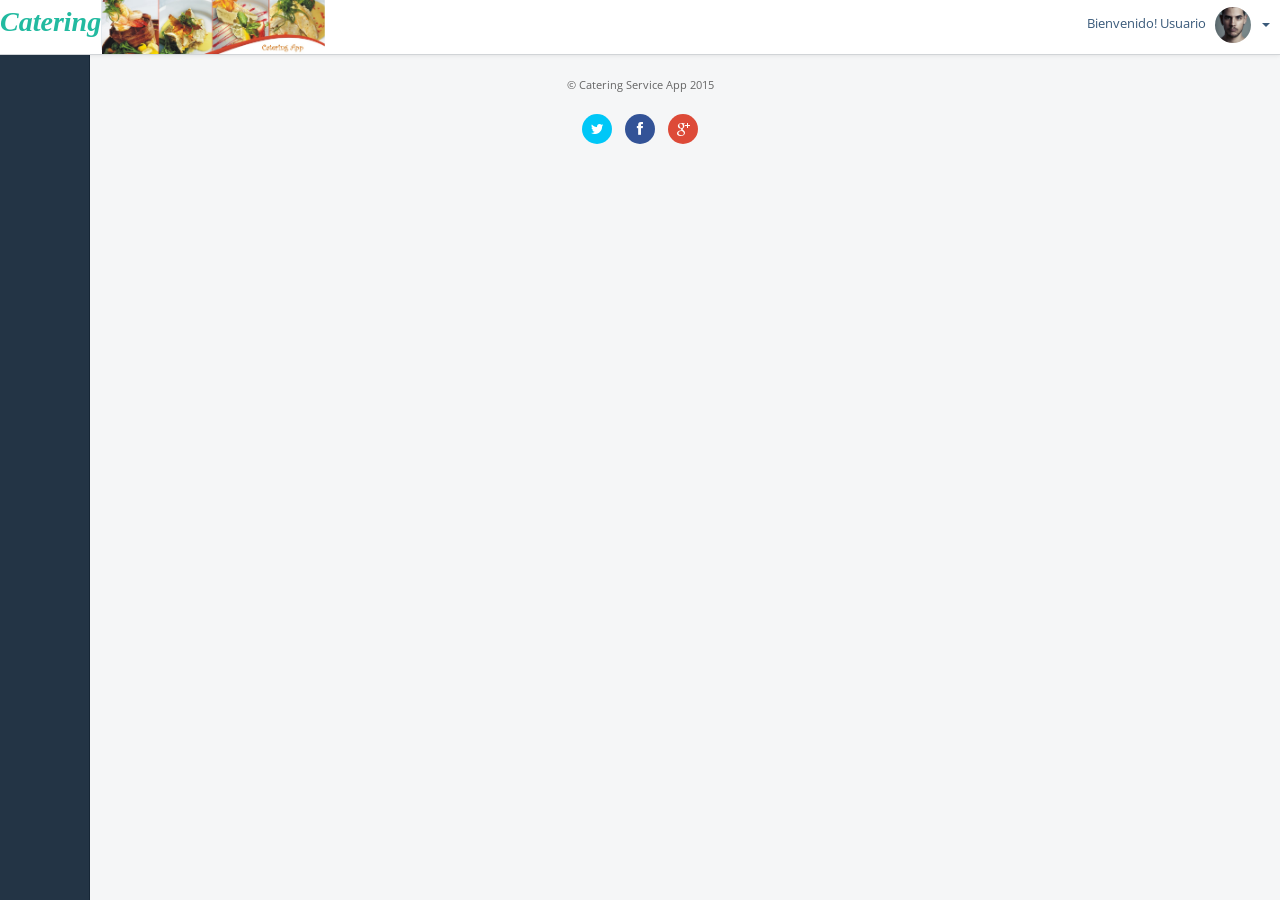
<file: index.html>
<!DOCTYPE html>
<html lang="en" xmlns:ng="http://angularjs.org" class="ng-app:PrototipoProgium" id="ng-app" ng-app="PrototipoProgium">

<head>
    <meta charset="utf-8">
    <title>Catering App</title>
    
    <!--Template-->
    <meta name="description" content="mobile first, app, web app, responsive, admin dashboard, flat, flat ui">
    <meta name="viewport" content="width=device-width, initial-scale=1, maximum-scale=1"> 
    <link rel="stylesheet" href="resources/first/src/css/bootstrap.css">
    <link rel="stylesheet" href="resources/first/src/css/font-awesome.min.css">
    <link rel="stylesheet" href="resources/first/src/js/select2/select2.css">
    <link rel="stylesheet" href="resources/first/src/css/plugin.css">
    <link rel="stylesheet" href="resources/first/src/css/font.css">
    <link rel="stylesheet" href="resources/first/src/css/style.css">

    <!--Template scripts-->
    <!--Jquery-->
    <script src="resources/first/src/js/jquery.min.js"></script>
    <!-- Bootstrap -->
    <script src="resources/first/src/js/bootstrap.js"></script>
    <!-- app -->
    <script src="resources/first/src/js/app.js"></script>
    <script src="resources/first/src/js/app.plugin.js"></script>
    <script src="resources/first/src/js/app.data.js"></script>
    <!-- fuelux -->
    <script src="resources/first/src/js/fuelux/fuelux.js"></script>
    <!-- datepicker -->
    <script src="resources/first/src/js/datepicker/bootstrap-datepicker.js"></script>
    <!-- slider -->
    <script src="resources/first/src/js/slider/bootstrap-slider.js"></script>
    <!-- file input -->
    <script src="resources/first/src/js/file-input/bootstrap.file-input.js"></script>
    <!-- combodate -->
    <script src="resources/first/src/js/combodate/moment.min.js"></script>
    <script src="resources/first/src/js/combodate/combodate.js"></script>
    <!-- parsley -->
    <script src="resources/first/src/js/parsley/parsley.min.js"></script>
    <!-- select2 -->
    <script src="resources/first/src/js/select2/select2.min.js"></script>

    <!--Angular-->
    <script src="resources/js/lib/angular/1.3.9/angular.js"></script>
    <script src="resources/js/lib/angular/1.3.9/angular-route.js"></script>

    <!--Aplicacion-->
    <script src="resources/js/app.js"></script>
    <script src="resources/js/services.js"></script>

    <!--Controladores-->
    <script src="modulos/seguridad/iniciar-sesion-controller.js"></script>
    <script src="modulos/seguridad/usuario-registrar-controller.js"></script>
    <script src="modulos/catering/catering-registrar-controller.js"></script>
    <script src="modulos/catering/catering-buscar-controller.js"></script>
    <script src="modulos/cotizacion/cotizacion-registrar-controller.js"></script>
    <script src="modulos/producto/producto-registrar-controller.js"></script>
</head>

<body ng-controller="MainController">
        <!-- header -->
        <header id="header" class="navbar" ng-hide="esconderHeader">
            <ul class="nav navbar-nav navbar-avatar pull-right">
                <li class="dropdown">
                    <a href="" class="dropdown-toggle" data-toggle="dropdown">
                        <span class="hidden-xs-only">Bienvenido! Usuario</span>
                        <span class="thumb-small avatar inline"><img src="resources/first/src/images/avatar.jpg" alt="Mika Sokeil" class="img-circle"></span>
                        <b class="caret hidden-xs-only"></b>
                    </a>
                    <ul class="dropdown-menu">
                        <li><a href="">Configuración</a></li>
                        <li><a href="">Perfil</a></li>
                        <li><a href=""><span class="badge bg-danger pull-right">3</span>Notificaciones</a></li>
                        <li class="divider"></li>
                        <li><a href="docs.html">Ayuda</a></li>
                        <li><a href="#/iniciar-sesion">Salir</a></li>
                    </ul>
                </li>
            </ul>
            <a class="navbar-brand" href="">Catering</a>
            <button type="button" class="btn btn-link pull-left nav-toggle visible-xs" data-toggle="class:slide-nav slide-nav-left" data-target="body">
                <i class="fa fa-bars fa-lg text-default"></i>
            </button>
            <img src="resources/first/src/images/banner2.jpg" alt="Catering" class="imgbanner" >
            <!--Settings / Post / Notifications-->
            <!--<ul class="nav navbar-nav hidden-xs">-->
            <!--    <li>-->
            <!--        <div class="m-t m-b-small" id="panel-notifications">-->
            <!--            <a href="" class="dropdown-toggle" data-toggle="dropdown"><i class="fa fa-comment-o fa-fw fa-lg text-default"></i><b class="badge badge-notes bg-danger count-n">2</b></a>-->
            <!--            <section class="dropdown-menu m-l-small m-t-mini">-->
            <!--                <section class="panel panel-large arrow arrow-top">-->
            <!--                    <header class="panel-heading bg-white"><span class="h5"><strong>You have <span class="count-n">2</span> notifications</strong>-->
            <!--                        </span>-->
            <!--                    </header>-->
            <!--                    <div class="list-group">-->
            <!--                        <a href="" class="media list-group-item">-->
            <!--                            <span class="pull-left thumb-small"><img src="resources/first/src/images/avatar.jpg" alt="John said" class="img-circle"></span>-->
            <!--                            <span class="media-body block m-b-none">-->
            <!--                Moved to Bootstrap 3.0<br>-->
            <!--                <small class="text-muted">23 June 13</small>-->
            <!--              </span>-->
            <!--                        </a>-->
            <!--                        <a href="" class="media list-group-item">-->
            <!--                            <span class="media-body block m-b-none">-->
            <!--                first v.1 (Bootstrap 2.3 based) released<br>-->
            <!--                <small class="text-muted">19 June 13</small>-->
            <!--              </span>-->
            <!--                        </a>-->
            <!--                    </div>-->
            <!--                    <footer class="panel-footer text-small">-->
            <!--                        <a href="" class="pull-right"><i class="fa fa-cog"></i></a>-->
            <!--                        <a href="">See all the notifications</a>-->
            <!--                    </footer>-->
            <!--                </section>-->
            <!--            </section>-->
            <!--        </div>-->
            <!--    </li>-->
            <!--    <li>-->
            <!--        <div class="m-t-small"><a class="btn btn-sm btn-info" data-toggle="modal" href="#modal"><i class="fa fa-fw fa-plus"></i> POST</a></div>-->
            <!--    </li>-->
            <!--    <li class="dropdown shift" data-toggle="shift:appendTo" data-target=".nav-primary .nav">-->
            <!--        <a href="" class="dropdown-toggle" data-toggle="dropdown"><i class="fa fa-cog fa-lg visible-xs visible-xs-inline"></i>Settings <b class="caret hidden-sm-only"></b></a>-->
            <!--        <ul class="dropdown-menu">-->
            <!--            <li>-->
            <!--                <a href="" data-toggle="class:navbar-fixed" data-target='body'>Navbar -->
            <!--          <span class="text-active">auto</span>-->
            <!--          <span class="text">fixed</span>-->
            <!--        </a>-->
            <!--            </li>-->
            <!--            <li class="hidden-xs">-->
            <!--                <a href="" data-toggle="class:nav-vertical" data-target="#nav">Nav -->
            <!--          <span class="text-active">vertical</span>-->
            <!--          <span class="text">horizontal</span>-->
            <!--        </a>-->
            <!--            </li>-->
            <!--            <li class="divider hidden-xs"></li>-->
            <!--            <li class="dropdown-header">Colors</li>-->
            <!--            <li>-->
            <!--                <a href="" data-toggle="class:bg bg-black" data-target='.navbar'>Navbar -->
            <!--          <span class="text-active">white</span>-->
            <!--          <span class="text">inverse</span>-->
            <!--        </a>-->
            <!--            </li>-->
            <!--            <li>-->
            <!--                <a href="" data-toggle="class:bg-light" data-target='#nav'>Nav -->
            <!--          <span class="text-active">inverse</span>-->
            <!--          <span class="text">light</span>-->
            <!--        </a>-->
            <!--            </li>-->
            <!--        </ul>-->
            <!--    </li>-->
            <!--</ul>-->
            <!--Buscar-->
            <!--<form class="navbar-form pull-left shift" action="" data-toggle="shift:appendTo" data-target=".nav-primary">-->
            <!--    <i class="fa fa-search text-muted"></i>-->
            <!--    <input type="text" class="input-sm form-control" placeholder="Search">-->
            <!--</form>-->
        </header>
        <!-- / header -->

        <!-- nav -->
        <!-- Cargar el menu segun el tipo de usuario -->
        <nav id="nav" class="nav-primary hidden-xs nav-vertical" ng-hide="esconderMenu" ng-if="esAdministrador" ng-include="'modulos/compartido/menu-administrador.html'"></nav>
        <nav id="nav" class="nav-primary hidden-xs nav-vertical" ng-hide="esconderMenu" ng-if="!esAdministrador" ng-include="'modulos/compartido/menu-cliente.html'"></nav>
        <!-- / nav -->

        <!-- content -->
        <section id="content" ng-view> 
        
        </section>
        <!-- content -->

        <!-- footer -->
        <footer id="footer">
            <div class="text-center padder clearfix">
                <p>
                    <small>&copy; Catering Service App 2015</small>
                    <br>
                    <br>
                    <a href="" class="btn btn-xs btn-circle btn-twitter"><i class="fa fa-twitter"></i></a>
                    <a href="" class="btn btn-xs btn-circle btn-facebook"><i class="fa fa-facebook"></i></a>
                    <a href="" class="btn btn-xs btn-circle btn-gplus"><i class="fa fa-google-plus"></i></a>
                </p>
            </div>
        </footer>
        <!-- / footer -->
</body>

</html>
</file>
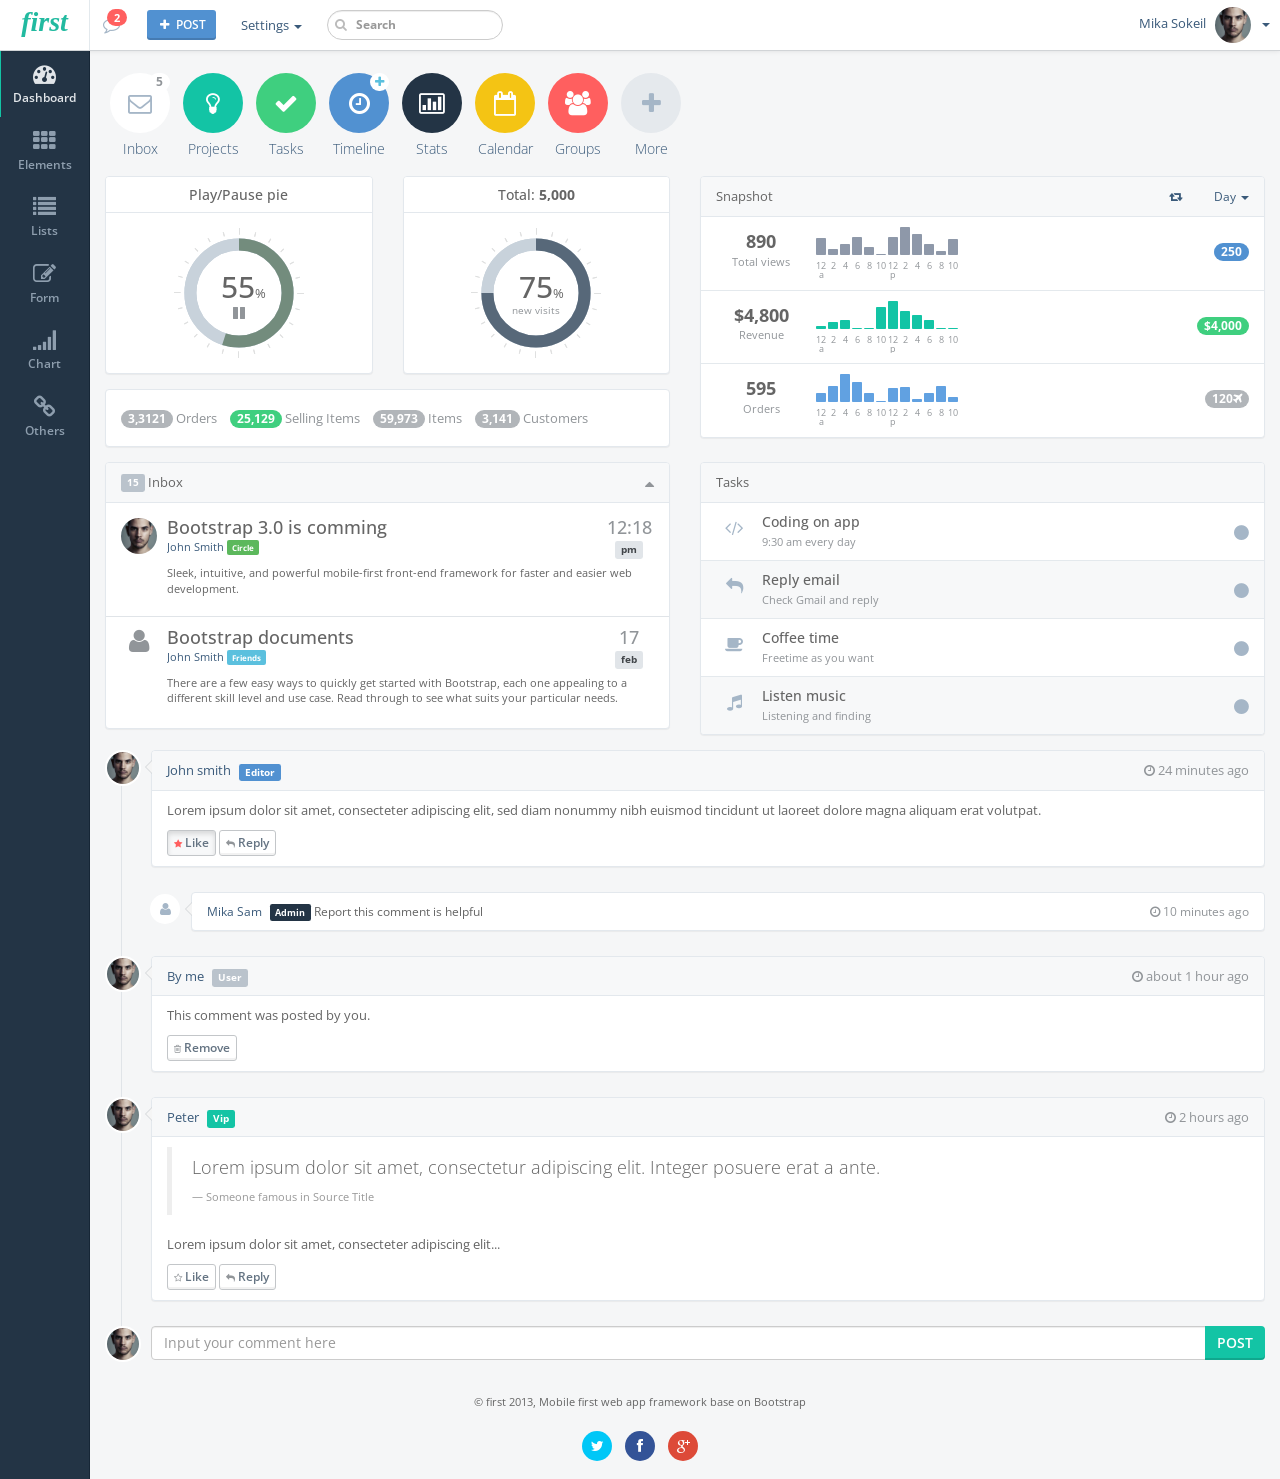
<file: resources/first/src/index.html>
<!DOCTYPE html>
<html lang="en">
<head>
  <meta charset="utf-8">
  <title>Mobile first web app theme | first</title>
  <meta name="description" content="mobile first, app, web app, responsive, admin dashboard, flat, flat ui">
	<meta name="viewport" content="width=device-width, initial-scale=1, maximum-scale=1">	
	<link rel="stylesheet" href="css/bootstrap.css">
  <link rel="stylesheet" href="css/font-awesome.min.css">
  <link rel="stylesheet" href="css/font.css">
	<link rel="stylesheet" href="css/style.css">
  <link rel="stylesheet" href="css/plugin.css">
  <!--[if lt IE 9]>
    <script src="js/ie/respond.min.js"></script>
    <script src="js/ie/html5.js"></script>
    <script src="js/ie/excanvas.js"></script>
  <![endif]-->
</head>
<body>
  <!-- header -->
	<header id="header" class="navbar">
    <ul class="nav navbar-nav navbar-avatar pull-right">
      <li class="dropdown">
        <a href="#" class="dropdown-toggle" data-toggle="dropdown">            
          <span class="hidden-xs-only">Mika Sokeil</span>
          <span class="thumb-small avatar inline"><img src="images/avatar.jpg" alt="Mika Sokeil" class="img-circle"></span>
          <b class="caret hidden-xs-only"></b>
        </a>
        <ul class="dropdown-menu">
          <li><a href="#">Settings</a></li>
          <li><a href="#">Profile</a></li>
          <li><a href="#"><span class="badge bg-danger pull-right">3</span>Notifications</a></li>
          <li class="divider"></li>
          <li><a href="docs.html">Help</a></li>
          <li><a href="signin.html">Logout</a></li>
        </ul>
      </li>
    </ul>
    <a class="navbar-brand" href="#">first</a>
    <button type="button" class="btn btn-link pull-left nav-toggle visible-xs" data-toggle="class:slide-nav slide-nav-left" data-target="body">
      <i class="fa fa-bars fa-lg text-default"></i>
    </button>
    <ul class="nav navbar-nav hidden-xs">
      <li>
        <div class="m-t m-b-small" id="panel-notifications">
          <a href="#" class="dropdown-toggle" data-toggle="dropdown"><i class="fa fa-comment-o fa-fw fa-lg text-default"></i><b class="badge badge-notes bg-danger count-n">2</b></a>
          <section class="dropdown-menu m-l-small m-t-mini">
            <section class="panel panel-large arrow arrow-top">
              <header class="panel-heading bg-white"><span class="h5"><strong>You have <span class="count-n">2</span> notifications</strong></span></header>
              <div class="list-group">
                <a href="#" class="media list-group-item">
                  <span class="pull-left thumb-small"><img src="images/avatar.jpg" alt="John said" class="img-circle"></span>
                  <span class="media-body block m-b-none">
                    Moved to Bootstrap 3.0<br>
                    <small class="text-muted">23 June 13</small>
                  </span>
                </a>
                <a href="#" class="media list-group-item">
                  <span class="media-body block m-b-none">
                    first v.1 (Bootstrap 2.3 based) released<br>
                    <small class="text-muted">19 June 13</small>
                  </span>
                </a>
              </div>
              <footer class="panel-footer text-small">
                <a href="#" class="pull-right"><i class="fa fa-cog"></i></a>
                <a href="#">See all the notifications</a>
              </footer>
            </section>
          </section>
        </div>
      </li>
      <li><div class="m-t-small"><a class="btn btn-sm btn-info" data-toggle="modal" href="#modal"><i class="fa fa-fw fa-plus"></i> POST</a></div></li>
      <li class="dropdown shift" data-toggle="shift:appendTo" data-target=".nav-primary .nav">
        <a href="#" class="dropdown-toggle" data-toggle="dropdown"><i class="fa fa-cog fa-lg visible-xs visible-xs-inline"></i>Settings <b class="caret hidden-sm-only"></b></a>
        <ul class="dropdown-menu">
          <li>
            <a href="#" data-toggle="class:navbar-fixed" data-target='body'>Navbar 
              <span class="text-active">auto</span>
              <span class="text">fixed</span>
            </a>
          </li>
          <li class="hidden-xs">
            <a href="#" data-toggle="class:nav-vertical" data-target="#nav">Nav 
              <span class="text-active">vertical</span>
              <span class="text">horizontal</span>
            </a>
          </li>
          <li class="divider hidden-xs"></li>
          <li class="dropdown-header">Colors</li>
          <li>
            <a href="#" data-toggle="class:bg bg-black" data-target='.navbar'>Navbar 
              <span class="text-active">white</span>
              <span class="text">inverse</span>
            </a>
          </li>
          <li>
            <a href="#" data-toggle="class:bg-light" data-target='#nav'>Nav 
              <span class="text-active">inverse</span>
              <span class="text">light</span>
            </a>
          </li>
        </ul>
      </li>
    </ul>
    <form class="navbar-form pull-left shift" action="" data-toggle="shift:appendTo" data-target=".nav-primary">
      <i class="fa fa-search text-muted"></i>
      <input type="text" class="input-sm form-control" placeholder="Search">
    </form>
	</header>
  <!-- / header -->
  <!-- nav -->
  <nav id="nav" class="nav-primary hidden-xs nav-vertical">
    <ul class="nav" data-spy="affix" data-offset-top="50">
      <li class="active"><a href="index.html"><i class="fa fa-dashboard fa-lg"></i><span>Dashboard</span></a></li>
      <li class="dropdown-submenu">
        <a href="#"><i class="fa fa-th fa-lg"></i><span>Elements</span></a>
        <ul class="dropdown-menu">
          <li><a href="buttons.html">Buttons</a></li>
          <li><a href="icons.html"><b class="badge pull-right">302</b>Icons</a></li>            
          <li><a href="grid.html">Grid</a></li>
          <li><a href="widgets.html"><b class="badge bg-primary pull-right">8</b>Widgets</a></li>
          <li><a href="components.html"><b class="badge pull-right">18</b>Components</a></li>
          <li><a href="portlet.html">Portlet</a></li>
        </ul>
      </li>
      <li class="dropdown-submenu">
        <a href="#"><i class="fa fa-list fa-lg"></i><span>Lists</span></a>
        <ul class="dropdown-menu">
          <li><a href="list.html">List groups</a></li>
          <li><a href="table.html">Table</a></li>
        </ul>
      </li>
      <li><a href="form.html"><i class="fa fa-edit fa-lg"></i><span>Form</span></a></li>
      <li><a href="chart.html"><i class="fa fa-signal fa-lg"></i><span>Chart</span></a></li>
      <li class="dropdown-submenu">
        <a href="#"><i class="fa fa-link fa-lg"></i><span>Others</span></a>
        <ul class="dropdown-menu">
          <li><a href="mail.html">Mail</a></li>
          <li><a href="calendar.html">Fullcalendar</a></li>
          <li><a href="timeline.html">Timeline</a></li>
          <li><a href="profile.html">Profile</a></li>
          <li><a href="gallery.html">Gallery</a></li>
          <li><a href="maps.html">Maps</a></li>
          <li><a href="invoice.html">Invoice</a></li>
          <li><a href="signin.html">Signin page</a></li>
          <li><a href="signup.html">Signup page</a></li>
          <li><a href="404.html">404 page</a></li>
        </ul>
      </li>
    </ul>
  </nav>
  <!-- / nav -->
  <section id="content">
    <section class="main padder">
      <div class="row">
        <div class="col-lg-12">
          <section class="toolbar clearfix m-t-large m-b">
            <a href="mail.html" class="btn btn-white btn-circle"><i class="fa fa-envelope-o"></i>Inbox <b class="badge bg-white">5</b></a>
            <a href="#" class="btn btn-primary btn-circle active"><i class="fa fa-lightbulb-o"></i>Projects</a>
            <a href="#" class="btn btn-success btn-circle"><i class="fa fa-check"></i>Tasks</a>
            <a href="#" class="btn btn-info btn-circle active"><i class="fa fa-clock-o"></i>Timeline<b class="badge bg-info"><i class="fa fa-plus"></i></b></a>
            <a href="#" class="btn btn-inverse btn-circle"><i class="fa fa-bar-chart-o"></i>Stats</a>
            <a href="calendar.html" class="btn btn-warning btn-circle"><i class="fa fa-calendar-o"></i>Calendar</a>
            <a href="#" class="btn btn-danger btn-circle"><i class="fa fa-group"></i>Groups</a>
            <a href="#" class="btn btn-circle"><i class="fa fa-plus"></i>More</a>
          </section>
        </div>
        <div class="col-lg-6">
          <div class="row">
            <!-- easypiechart -->
            <div class="col-xs-6">              
              <section class="panel">
                <header class="panel-heading bg-white">
                  <div class="text-center h5">Play/Pause pie</div>
                </header>
                <div class="panel-body pull-in text-center">
                  <div class="inline">
                    <div class="easypiechart" data-percent="55" data-loop="true">
                      <span class="h2" style="margin-left:10px;margin-top:10px;display:inline-block">55</span>%
                      <div class="easypie-text"><button class="btn btn-link m-t-n-small" data-toggle="class:pie"><i class="fa fa-play text-active text-muted"></i><i class="fa fa-pause text text-muted"></i></button></div>
                    </div>
                  </div>
                </div>
              </section>
            </div>
            <div class="col-xs-6">
              <section class="panel">
                <header class="panel-heading bg-white">
                  <div class="text-center h5">Total: <strong>5,000</strong></div>
                </header>
                <div class="panel-body pull-in text-center">
                  <div class="inline">
                    <div class="easypiechart" data-percent="75" data-bar-color="#576879">
                      <span class="h2" style="margin-left:10px;margin-top:10px;display:inline-block">75</span>%
                      <div class="easypie-text text-muted">new visits</div>
                    </div>
                  </div>
                </div>
              </section>
            </div>
            <!-- easypiechart end-->
          </div>
          <section class="panel">
            <div class="panel-body text-muted l-h-2x">
              <span class="badge">3,3121</span>
              <span class="m-r-small">Orders</span>
              <span class="badge bg-success">25,129</span>
              <span class="m-r-small">Selling Items</span>
              <span class="badge">59,973</span>
              <span class="m-r-small">Items</span>
              <span class="badge">3,141</span> Customers
            </div>
          </section>
        </div>
        <div class="col-lg-6">
          <!-- sparkline stats -->
          <section class="panel">
            <header class="panel-heading">
              <ul class="nav nav-pills pull-right">
                <li><a href="#" data-loading-text="loading..."><i class="fa fa-retweet"></i></a></li>
                <li class="dropdown">
                  <a class="dropdown-toggle" data-toggle="dropdown" href="#">
                    <span class="text">Day</span> <span class="caret"></span>
                  </a>
                  <ul class="dropdown-menu pull-right">
                    <li class="active"><a href="#">Day</a></li>
                    <li><a href="#">Week</a></li>
                    <li><a href="#">Month</a></li>
                  </ul>
                </li>
              </ul>
              <span>Snapshot</span>
            </header>
            <ul class="list-group">
              <li class="list-group-item">
                <div class="media">
                  <div class="pull-left text-center media-large">
                    <div class="h4 m-t-mini"><strong>890</strong></div>
                    <small class="text-muted">Total views</small>              
                  </div>
                  <div class="pull-right hidden-sm text-right m-t">
                    <b class="badge bg-info" data-toggle="tooltip" data-title="New">250</b>
                  </div>
                  <div class="media-body">
                    <div class="sparkline" data-type="bar" data-bar-color="#8e98a9" data-bar-width="10" data-height="28"><!--20,10,15,21,12,5,21,30,24,15,8,19--></div>
                    <ul class="list-inline text-muted axis"><li>12<br>a</li><li>2</li><li>4</li><li>6</li><li>8</li><li>10</li><li>12<br>p</li><li>2</li><li>4</li><li>6</li><li>8</li><li>10</li></ul>
                  </div>
                </div>
              </li>
              <li class="list-group-item">
                <div class="media">
                  <div class="pull-left text-center media-large">
                    <div class="h4 m-t-mini"><strong>$4,800</strong></div>
                    <small class="text-muted">Revenue</small>
                  </div>
                  <div class="pull-right hidden-sm text-right m-t">
                    <b class="badge bg-success" data-toggle="tooltip" data-title="Captured">$4,000</b>
                  </div>
                  <div class="media-body">
                    <div class="sparkline" data-type="bar" data-bar-color="#13c4a5" data-bar-width="10" data-height="28"><!--200,400,500,100,90,1200,1500,1000,800,500,80,50--></div>
                    <ul class="list-inline text-muted axis"><li>12<br>a</li><li>2</li><li>4</li><li>6</li><li>8</li><li>10</li><li>12<br>p</li><li>2</li><li>4</li><li>6</li><li>8</li><li>10</li></ul>
                  </div>
                </div>
              </li>
              <li class="list-group-item">
                <div class="media">
                  <div class="pull-left text-center media-large">
                    <div class="h4 m-t-mini"><strong>595</strong></div>
                    <small class="text-muted">Orders</small>
                  </div>
                  <div class="pull-right hidden-sm text-right m-t">
                    <b class="badge" data-toggle="tooltip" data-title="Awaiting">120<i class="fa fa-plane"></i></b>
                  </div>
                  <div class="media-body">
                    <div class="sparkline" data-type="bar" data-bar-color="#61a1e1" data-bar-width="10" data-height="28"><!--15,21,30,24,15,8,19,20,10,15,21,12--></div>
                    <ul class="list-inline text-muted axis"><li>12<br>a</li><li>2</li><li>4</li><li>6</li><li>8</li><li>10</li><li>12<br>p</li><li>2</li><li>4</li><li>6</li><li>8</li><li>10</li></ul>
                  </div>
                </div>
              </li>
            </ul>
          </section>
          <!-- sparkline stats end -->
        </div>        
      </div>
      <div class="row">
        <div class="col-lg-6">
          <!-- scrollable inbox widget -->
          <section class="panel">
            <header class="panel-heading">
              <ul class="nav nav-pills pull-right">
                <li>
                  <a href="#" class="panel-toggle text-muted"><i class="fa fa-caret-down fa-lg text-active"></i><i class="fa fa-caret-up fa-lg text"></i></a>
                </li>
              </ul>
              <span class="label label-large bg-default">15</span> Inbox
            </header>
            <section style="height:210px" class="panel-body scrollbar scroll-y m-b">
              <article class="media">
                <span class="pull-left thumb-small"><img src="images/avatar.jpg" alt="John said" class="img-circle"></span>
                <div class="media-body">
                  <div class="pull-right media-mini text-center text-muted">
                    <strong class="h4">12:18</strong><br>
                    <small class="label bg-light">pm</small>
                  </div>
                  <a href="#" class="h4">Bootstrap 3.0 is comming</a>
                  <small class="block"><a href="#" class="">John Smith</a> <span class="label label-success">Circle</span></small>
                  <small class="block">Sleek, intuitive, and powerful mobile-first front-end framework for faster and easier web development.</small>
                </div>
              </article>
              <div class="line pull-in"></div>
              <article class="media">
                <span class="pull-left thumb-small"><i class="fa fa-user fa fa-2x text-muted"></i></span>                
                <div class="media-body">
                  <div class="pull-right media-mini text-center text-muted">
                    <strong class="h4">17</strong><br>
                    <small class="label bg-light">feb</small>
                  </div>
                  <a href="#" class="h4">Bootstrap documents</a>
                  <small class="block"><a href="#" class="">John Smith</a> <span class="label label-info">Friends</span></small>
                  <small class="block">There are a few easy ways to quickly get started with Bootstrap, each one appealing to a different skill level and use case. Read through to see what suits your particular needs.</small>
                </div>
              </article>
              <div class="line pull-in"></div>
              <article class="media">
                <div class="media-body">
                  <div class="pull-right media-mini text-center text-muted">
                    <strong class="h4">09</strong><br>
                    <small class="label bg-light">jan</small>
                  </div>
                  <a href="#" class="h4 text-success">Mobile first html/css framework</a>
                  <small class="block">Bootstrap, Ratchet</small>
                </div>
              </article>
            </section>
          </section>
          <!-- / scrollable inbox widget-->
        </div>
        <div class="col-lg-6">
          <!-- task -->
          <section class="panel">
            <header class="panel-heading">
              Tasks
            </header>
            <ul class="list-group">
              <li class="list-group-item" data-toggle="class:active" data-target="#todo-1">
                <div class="media">
                  <span class="pull-left thumb-small m-t-mini">
                    <i class="fa fa-code fa-lg text-default"></i>
                  </span>
                  <div id="todo-1" class="pull-right text-primary m-t-small">
                    <i class="fa fa-circle fa-lg text text-default"></i>
                    <i class="fa fa-check fa-lg text-active text-primary"></i>
                  </div>
                  <div class="media-body">
                    <div><a href="#" class="h5">Coding on app</a></div>
                    <small class="text-muted">9:30 am every day</small>
                  </div>
                </div>
              </li>
              <li class="list-group-item bg" data-toggle="class:active" data-target="#todo-2">
                <div class="media">
                  <span class="pull-left thumb-small m-t-mini">
                    <i class="fa fa-reply fa-lg text-default"></i>
                  </span>
                  <div id="todo-2" class="pull-right text-primary m-t-small">
                    <i class="fa fa-circle fa-lg text text-default"></i>
                    <i class="fa fa-check fa-lg text-active text-primary"></i>
                  </div>
                  <div class="media-body">
                    <div><a href="#" class="h5">Reply email</a></div>
                    <small class="text-muted">Check Gmail and reply</small>
                  </div>
                </div>
              </li>
              <li class="list-group-item" data-toggle="class:active" data-target="#todo-3">
                <div class="media">
                  <span class="pull-left thumb-small m-t-mini">
                    <i class="fa fa-coffee fa-lg text-default"></i>
                  </span>
                  <div id="todo-3" class="pull-right text-primary m-t-small">
                    <i class="fa fa-circle fa-lg text text-default"></i>
                    <i class="fa fa-check fa-lg text-active text-primary"></i>
                  </div>
                  <div class="media-body">
                    <div><a href="#" class="h5">Coffee time</a></div>
                    <small class="text-muted">Freetime as you want</small>
                  </div>
                </div>
              </li>
              <li class="list-group-item bg" data-toggle="class:active" data-target="#todo-4">
                <div class="media">
                  <span class="pull-left thumb-small m-t-mini">
                    <i class="fa fa-music fa-lg text-default"></i>
                  </span>
                  <div id="todo-4" class="pull-right text-primary m-t-small">
                    <i class="fa fa-circle fa-lg text text-default"></i>
                    <i class="fa fa-check fa-lg text-active text-primary"></i>
                  </div>
                  <div class="media-body">
                    <div><a href="#" class="h5">Listen music</a></div>
                    <small class="text-muted">Listening and finding</small>
                  </div>
                </div>
              </li>
            </ul>
          </section>
          <!-- / task-->
        </div>
      </div>
      <div class="row">
        <div class="col-lg-12">
          <!-- .comment-list -->
          <section class="comment-list block">
            <article id="comment-id-1" class="comment-item media arrow arrow-left">
              <a class="pull-left thumb-small avatar"><img src="images/avatar.jpg" class="img-circle"></a>
              <section class="media-body panel">
                <header class="panel-heading clearfix">
                  <a href="#">John smith</a>
                  <label class="label bg-info m-l-mini">Editor</label> 
                  <span class="text-muted m-l-small pull-right"><i class="fa fa-clock-o"></i> 24 minutes ago</span>
                </header>
                <div class="panel-body">
                  <div>Lorem ipsum dolor sit amet, consecteter adipiscing elit, sed diam nonummy nibh euismod tincidunt ut laoreet dolore magna aliquam erat volutpat.</div>
                  <div class="comment-action m-t-small">
                    <a href="#" data-toggle="class" class="btn btn-white btn-xs active">
                      <i class="fa fa-star-o text-muted text"></i><i class="fa fa-star text-danger text-active"></i> Like
                    </a>
                    <a href="#comment-form" class="btn btn-white btn-xs"><i class="fa fa-mail-reply text-muted"></i> Reply</a>
                  </div>
                </div>
              </section>
            </article>
            <!-- .comment-reply -->
            <article id="comment-id-2" class="comment-item comment-reply media arrow arrow-left">
              <a class="pull-left thumb-small"><span class="btn btn-circle btn-white btn-xs"><i class="fa fa-user"></i></span></a>
              <section class="media-body panel text-small">
                <div class="panel-body">
                  <a href="#">Mika Sam</a>
                  <label class="label bg-inverse m-l-mini">Admin</label> Report this comment is helpful 
                  <span class="text-muted m-l-small pull-right"><i class="fa fa-clock-o"></i> 10 minutes ago</span>
                </div>
              </section>
            </article>
            <!-- / .comment-reply -->
            <article id="comment-id-3" class="comment-item media arrow arrow-left">
              <a class="pull-left thumb-small avatar"><img src="images/avatar.jpg" class="img-circle"></a>
              <section class="media-body panel">
                <header class="panel-heading clearfix">
                  <a href="#">By me</a>
                  <label class="label bg-default m-l-mini">User</label> 
                  <span class="text-muted m-l-small pull-right">
                    <i class="fa fa-clock-o"></i> about 1 hour ago
                  </span>
                </header>
                <div class="panel-body">
                  <div>This comment was posted by you.</div>
                  <div class="comment-action m-t-small">
                    <a href="#comment-id-3" data-dismiss="alert" class="btn btn-white btn-xs">
                      <i class="fa fa-trash-o text-muted"></i> Remove
                    </a>
                  </div>
                </div>
              </section>
            </article>
            <article id="comment-id-4" class="comment-item media arrow arrow-left">
              <a class="pull-left thumb-small avatar"><img src="images/avatar.jpg" class="img-circle"></a>
              <section class="media-body panel">
                <header class="panel-heading clearfix">
                  <a href="#">Peter</a>
                  <label class="label bg-primary m-l-mini">Vip</label> 
                  <span class="text-muted m-l-small pull-right"><i class="fa fa-clock-o"></i> 2 hours ago</span>
                </header>
                <div class="panel-body">
                  <blockquote>
                    <p>Lorem ipsum dolor sit amet, consectetur adipiscing elit. Integer posuere erat a ante.</p>
                    <small>Someone famous in <cite title="Source Title">Source Title</cite></small>
                  </blockquote>
                  <div>Lorem ipsum dolor sit amet, consecteter adipiscing elit...</div>
                  <div class="comment-action m-t-small">
                    <a href="#" data-toggle="class" class="btn btn-white btn-xs">
                      <i class="fa fa-star-o text-muted text"></i>
                      <i class="fa fa-star text-danger text-active"></i> Like
                    </a>
                    <a href="#comment-form" class="btn btn-white btn-xs">
                      <i class="fa fa-mail-reply text-muted"></i> Reply
                    </a>
                  </div>
                </div>
              </section>
            </article>
            <!-- comment form -->
            <article class="comment-item media" id="comment-form">
              <a class="pull-left thumb-small avatar"><img src="images/avatar.jpg" class="img-circle"></a>
              <section class="media-body">
                <form action="" class="m-b-none">
                  <div class="input-group">
                    <input type="text" placeholder="Input your comment here" class="form-control">
                    <span class="input-group-btn">
                      <button class="btn btn-primary" type="button">POST</button>
                    </span>
                  </div>
                </form>
              </section>
            </article>
          </section>
          <!-- / .comment-list -->
        </div>
      </div>
    </section>
  </section>
  <!-- .modal -->
  <div id="modal" class="modal fade">
    <form class="m-b-none">
      <div class="modal-dialog">
        <div class="modal-content">
          <div class="modal-header">
            <button type="button" class="close" data-dismiss="modal"><i class="fa fa-times"></i></button>
            <h4 class="modal-title" id="myModalLabel">Post your first idea</h4>
          </div>
          <div class="modal-body">          
            <div class="block">
              <label class="control-label">Title</label>
              <input type="text" class="form-control" placeholder="Post title">
            </div>
            <div class="block">
              <label class="control-label">Content</label>
              <textarea class="form-control" placeholder="Content" rows="5"></textarea>
            </div>
            <div class="checkbox">
              <label>
                <input type="checkbox"> Share with all memebers of first
              </label>
            </div>
          </div>
          <div class="modal-footer">
            <button type="button" class="btn btn-sm btn-default" data-dismiss="modal">Save</button>
            <button type="button" class="btn btn-sm btn-primary" data-loading-text="Publishing...">Publish</button>
          </div>
        </div><!-- /.modal-content -->
      </div>
    </form>
  </div>
  <!-- / .modal -->
  <!-- footer -->
  <footer id="footer">
    <div class="text-center padder clearfix">
      <p>
        <small>&copy; first 2013, Mobile first web app framework base on Bootstrap</small><br><br>
        <a href="#" class="btn btn-xs btn-circle btn-twitter"><i class="fa fa-twitter"></i></a>
        <a href="#" class="btn btn-xs btn-circle btn-facebook"><i class="fa fa-facebook"></i></a>
        <a href="#" class="btn btn-xs btn-circle btn-gplus"><i class="fa fa-google-plus"></i></a>
      </p>
    </div>
  </footer>
  <a href="#" class="hide slide-nav-block" data-toggle="class:slide-nav slide-nav-left" data-target="body"></a>
  <!-- / footer -->
	<script src="js/jquery.min.js"></script>
  <!-- Bootstrap -->
  <script src="js/bootstrap.js"></script>
  <!-- app -->
  <script src="js/app.js"></script>
  <script src="js/app.plugin.js"></script>
  <script src="js/app.data.js"></script>

  <!-- Sparkline Chart -->
  <script src="js/charts/sparkline/jquery.sparkline.min.js"></script>  
  <!-- Easy Pie Chart -->
  <script src="js/charts/easypiechart/jquery.easy-pie-chart.js"></script>  
</body>
</html>
</file>
<file: resources/first/src/js/select2/select2.css>
/*
Version: 3.4.0 Timestamp: Tue May 14 08:27:33 PDT 2013
*/
.select2-container {
    margin: 0;
    position: relative;
    display: inline-block;
    /* inline-block for ie7 */
    zoom: 1;
    *display: inline;
    vertical-align: middle;
}

.select2-container,
.select2-drop,
.select2-search,
.select2-search input{
  /*
    Force border-box so that % widths fit the parent
    container without overlap because of margin/padding.

    More Info : http://www.quirksmode.org/css/box.html
  */
  -webkit-box-sizing: border-box; /* webkit */
   -khtml-box-sizing: border-box; /* konqueror */
     -moz-box-sizing: border-box; /* firefox */
      -ms-box-sizing: border-box; /* ie */
          box-sizing: border-box; /* css3 */
}

.select2-container .select2-choice {
    display: block;
    height: 26px;
    padding: 0 0 0 8px;
    overflow: hidden;
    position: relative;

    border: 1px solid #aaa;
    white-space: nowrap;
    line-height: 26px;
    color: #444;
    text-decoration: none;

    -webkit-border-radius: 4px;
       -moz-border-radius: 4px;
            border-radius: 4px;

    -webkit-background-clip: padding-box;
       -moz-background-clip: padding;
            background-clip: padding-box;

    -webkit-touch-callout: none;
      -webkit-user-select: none;
       -khtml-user-select: none;
         -moz-user-select: none;
          -ms-user-select: none;
              user-select: none;

    background-color: #fff;
    background-image: -webkit-gradient(linear, left bottom, left top, color-stop(0, #eeeeee), color-stop(0.5, white));
    background-image: -webkit-linear-gradient(center bottom, #eeeeee 0%, white 50%);
    background-image: -moz-linear-gradient(center bottom, #eeeeee 0%, white 50%);
    background-image: -o-linear-gradient(bottom, #eeeeee 0%, #ffffff 50%);
    background-image: -ms-linear-gradient(top, #ffffff 0%, #eeeeee 50%);
    filter: progid:DXImageTransform.Microsoft.gradient(startColorstr = '#ffffff', endColorstr = '#eeeeee', GradientType = 0);
    background-image: linear-gradient(top, #ffffff 0%, #eeeeee 50%);
}

.select2-container.select2-drop-above .select2-choice {
    border-bottom-color: #aaa;

    -webkit-border-radius:0 0 4px 4px;
       -moz-border-radius:0 0 4px 4px;
            border-radius:0 0 4px 4px;

    background-image: -webkit-gradient(linear, left bottom, left top, color-stop(0, #eeeeee), color-stop(0.9, white));
    background-image: -webkit-linear-gradient(center bottom, #eeeeee 0%, white 90%);
    background-image: -moz-linear-gradient(center bottom, #eeeeee 0%, white 90%);
    background-image: -o-linear-gradient(bottom, #eeeeee 0%, white 90%);
    background-image: -ms-linear-gradient(top, #eeeeee 0%,#ffffff 90%);
    filter: progid:DXImageTransform.Microsoft.gradient( startColorstr='#ffffff', endColorstr='#eeeeee',GradientType=0 );
    background-image: linear-gradient(top, #eeeeee 0%,#ffffff 90%);
}

.select2-container.select2-allowclear .select2-choice span {
    margin-right: 42px;
}

.select2-container .select2-choice span {
    margin-right: 26px;
    display: block;
    overflow: hidden;

    white-space: nowrap;

    -ms-text-overflow: ellipsis;
     -o-text-overflow: ellipsis;
        text-overflow: ellipsis;
}

.select2-container .select2-choice abbr {
    display: none;
    width: 12px;
    height: 12px;
    position: absolute;
    right: 24px;
    top: 8px;

    font-size: 1px;
    text-decoration: none;

    border: 0;
    background: url('select2.png') right top no-repeat;
    cursor: pointer;
    outline: 0;
}

.select2-container.select2-allowclear .select2-choice abbr {
    display: inline-block;
}

.select2-container .select2-choice abbr:hover {
    background-position: right -11px;
    cursor: pointer;
}

.select2-drop-mask {
    position: absolute;
    left: 0;
    top: 0;
    z-index: 9998;
}

.select2-drop {
    width: 100%;
    margin-top:-1px;
    position: absolute;
    z-index: 9999;
    top: 100%;

    background: #fff;
    color: #000;
    border: 1px solid #aaa;
    border-top: 0;

    -webkit-border-radius: 0 0 4px 4px;
       -moz-border-radius: 0 0 4px 4px;
            border-radius: 0 0 4px 4px;

    -webkit-box-shadow: 0 4px 5px rgba(0, 0, 0, .15);
       -moz-box-shadow: 0 4px 5px rgba(0, 0, 0, .15);
            box-shadow: 0 4px 5px rgba(0, 0, 0, .15);
}

.select2-drop-auto-width {
    border-top: 1px solid #aaa;
    width: auto;
}

.select2-drop-auto-width .select2-search {
    padding-top: 4px;
}

.select2-drop.select2-drop-above {
    margin-top: 1px;
    border-top: 1px solid #aaa;
    border-bottom: 0;

    -webkit-border-radius: 4px 4px 0 0;
       -moz-border-radius: 4px 4px 0 0;
            border-radius: 4px 4px 0 0;

    -webkit-box-shadow: 0 -4px 5px rgba(0, 0, 0, .15);
       -moz-box-shadow: 0 -4px 5px rgba(0, 0, 0, .15);
            box-shadow: 0 -4px 5px rgba(0, 0, 0, .15);
}

.select2-container .select2-choice div {
    display: inline-block;
    width: 18px;
    height: 100%;
    position: absolute;
    right: 0;
    top: 0;

    border-left: 1px solid #aaa;
    -webkit-border-radius: 0 4px 4px 0;
       -moz-border-radius: 0 4px 4px 0;
            border-radius: 0 4px 4px 0;

    -webkit-background-clip: padding-box;
       -moz-background-clip: padding;
            background-clip: padding-box;

    background: #ccc;
    background-image: -webkit-gradient(linear, left bottom, left top, color-stop(0, #ccc), color-stop(0.6, #eee));
    background-image: -webkit-linear-gradient(center bottom, #ccc 0%, #eee 60%);
    background-image: -moz-linear-gradient(center bottom, #ccc 0%, #eee 60%);
    background-image: -o-linear-gradient(bottom, #ccc 0%, #eee 60%);
    background-image: -ms-linear-gradient(top, #cccccc 0%, #eeeeee 60%);
    filter: progid:DXImageTransform.Microsoft.gradient(startColorstr = '#eeeeee', endColorstr = '#cccccc', GradientType = 0);
    background-image: linear-gradient(top, #cccccc 0%, #eeeeee 60%);
}

.select2-container .select2-choice div b {
    display: block;
    width: 100%;
    height: 100%;
    background: url('select2.png') no-repeat 0 1px;
}

.select2-search {
    display: inline-block;
    width: 100%;
    min-height: 26px;
    margin: 0;
    padding-left: 4px;
    padding-right: 4px;

    position: relative;
    z-index: 10000;

    white-space: nowrap;
}

.select2-search input {
    width: 100%;
    height: auto !important;
    min-height: 26px;
    padding: 4px 20px 4px 5px;
    margin: 0;

    outline: 0;
    font-family: sans-serif;
    font-size: 1em;

    border: 1px solid #aaa;
    -webkit-border-radius: 0;
       -moz-border-radius: 0;
            border-radius: 0;

    -webkit-box-shadow: none;
       -moz-box-shadow: none;
            box-shadow: none;

    background: #fff url('select2.png') no-repeat 100% -22px;
    background: url('select2.png') no-repeat 100% -22px, -webkit-gradient(linear, left bottom, left top, color-stop(0.85, white), color-stop(0.99, #eeeeee));
    background: url('select2.png') no-repeat 100% -22px, -webkit-linear-gradient(center bottom, white 85%, #eeeeee 99%);
    background: url('select2.png') no-repeat 100% -22px, -moz-linear-gradient(center bottom, white 85%, #eeeeee 99%);
    background: url('select2.png') no-repeat 100% -22px, -o-linear-gradient(bottom, white 85%, #eeeeee 99%);
    background: url('select2.png') no-repeat 100% -22px, -ms-linear-gradient(top, #ffffff 85%, #eeeeee 99%);
    background: url('select2.png') no-repeat 100% -22px, linear-gradient(top, #ffffff 85%, #eeeeee 99%);
}

.select2-drop.select2-drop-above .select2-search input {
    margin-top: 4px;
}

.select2-search input.select2-active {
    background: #fff url('select2-spinner.gif') no-repeat 100%;
    background: url('select2-spinner.gif') no-repeat 100%, -webkit-gradient(linear, left bottom, left top, color-stop(0.85, white), color-stop(0.99, #eeeeee));
    background: url('select2-spinner.gif') no-repeat 100%, -webkit-linear-gradient(center bottom, white 85%, #eeeeee 99%);
    background: url('select2-spinner.gif') no-repeat 100%, -moz-linear-gradient(center bottom, white 85%, #eeeeee 99%);
    background: url('select2-spinner.gif') no-repeat 100%, -o-linear-gradient(bottom, white 85%, #eeeeee 99%);
    background: url('select2-spinner.gif') no-repeat 100%, -ms-linear-gradient(top, #ffffff 85%, #eeeeee 99%);
    background: url('select2-spinner.gif') no-repeat 100%, linear-gradient(top, #ffffff 85%, #eeeeee 99%);
}

.select2-container-active .select2-choice,
.select2-container-active .select2-choices {
    border: 1px solid #5897fb;
    outline: none;

    -webkit-box-shadow: 0 0 5px rgba(0,0,0,.3);
       -moz-box-shadow: 0 0 5px rgba(0,0,0,.3);
            box-shadow: 0 0 5px rgba(0,0,0,.3);
}

.select2-dropdown-open .select2-choice {
    border-bottom-color: transparent;
    -webkit-box-shadow: 0 1px 0 #fff inset;
       -moz-box-shadow: 0 1px 0 #fff inset;
            box-shadow: 0 1px 0 #fff inset;

    -webkit-border-bottom-left-radius: 0;
        -moz-border-radius-bottomleft: 0;
            border-bottom-left-radius: 0;

    -webkit-border-bottom-right-radius: 0;
        -moz-border-radius-bottomright: 0;
            border-bottom-right-radius: 0;

    background-color: #eee;
    background-image: -webkit-gradient(linear, left bottom, left top, color-stop(0, white), color-stop(0.5, #eeeeee));
    background-image: -webkit-linear-gradient(center bottom, white 0%, #eeeeee 50%);
    background-image: -moz-linear-gradient(center bottom, white 0%, #eeeeee 50%);
    background-image: -o-linear-gradient(bottom, white 0%, #eeeeee 50%);
    background-image: -ms-linear-gradient(top, #ffffff 0%,#eeeeee 50%);
    filter: progid:DXImageTransform.Microsoft.gradient( startColorstr='#eeeeee', endColorstr='#ffffff',GradientType=0 );
    background-image: linear-gradient(top, #ffffff 0%,#eeeeee 50%);
}

.select2-dropdown-open.select2-drop-above .select2-choice,
.select2-dropdown-open.select2-drop-above .select2-choices {
    border: 1px solid #5897fb;
    border-top-color: transparent;

    background-image: -webkit-gradient(linear, left top, left bottom, color-stop(0, white), color-stop(0.5, #eeeeee));
    background-image: -webkit-linear-gradient(center top, white 0%, #eeeeee 50%);
    background-image: -moz-linear-gradient(center top, white 0%, #eeeeee 50%);
    background-image: -o-linear-gradient(top, white 0%, #eeeeee 50%);
    background-image: -ms-linear-gradient(bottom, #ffffff 0%,#eeeeee 50%);
    filter: progid:DXImageTransform.Microsoft.gradient( startColorstr='#eeeeee', endColorstr='#ffffff',GradientType=0 );
    background-image: linear-gradient(bottom, #ffffff 0%,#eeeeee 50%);
}

.select2-dropdown-open .select2-choice div {
    background: transparent;
    border-left: none;
    filter: none;
}
.select2-dropdown-open .select2-choice div b {
    background-position: -18px 1px;
}

/* results */
.select2-results {
    max-height: 200px;
    padding: 0 0 0 4px;
    margin: 4px 4px 4px 0;
    position: relative;
    overflow-x: hidden;
    overflow-y: auto;
    -webkit-tap-highlight-color: rgba(0,0,0,0);
}

.select2-results ul.select2-result-sub {
    margin: 0;
    padding-left: 0;
}

.select2-results ul.select2-result-sub > li .select2-result-label { padding-left: 20px }
.select2-results ul.select2-result-sub ul.select2-result-sub > li .select2-result-label { padding-left: 40px }
.select2-results ul.select2-result-sub ul.select2-result-sub ul.select2-result-sub > li .select2-result-label { padding-left: 60px }
.select2-results ul.select2-result-sub ul.select2-result-sub ul.select2-result-sub ul.select2-result-sub > li .select2-result-label { padding-left: 80px }
.select2-results ul.select2-result-sub ul.select2-result-sub ul.select2-result-sub ul.select2-result-sub ul.select2-result-sub > li .select2-result-label { padding-left: 100px }
.select2-results ul.select2-result-sub ul.select2-result-sub ul.select2-result-sub ul.select2-result-sub ul.select2-result-sub ul.select2-result-sub > li .select2-result-label { padding-left: 110px }
.select2-results ul.select2-result-sub ul.select2-result-sub ul.select2-result-sub ul.select2-result-sub ul.select2-result-sub ul.select2-result-sub ul.select2-result-sub > li .select2-result-label { padding-left: 120px }

.select2-results li {
    list-style: none;
    display: list-item;
    background-image: none;
}

.select2-results li.select2-result-with-children > .select2-result-label {
    font-weight: bold;
}

.select2-results .select2-result-label {
    padding: 3px 7px 4px;
    margin: 0;
    cursor: pointer;

    min-height: 1em;

    -webkit-touch-callout: none;
      -webkit-user-select: none;
       -khtml-user-select: none;
         -moz-user-select: none;
          -ms-user-select: none;
              user-select: none;
}

.select2-results .select2-highlighted {
    background: #3875d7;
    color: #fff;
}

.select2-results li em {
    background: #feffde;
    font-style: normal;
}

.select2-results .select2-highlighted em {
    background: transparent;
}

.select2-results .select2-highlighted ul {
    background: white;
    color: #000;
}


.select2-results .select2-no-results,
.select2-results .select2-searching,
.select2-results .select2-selection-limit {
    background: #f4f4f4;
    display: list-item;
}

/*
disabled look for disabled choices in the results dropdown
*/
.select2-results .select2-disabled.select2-highlighted {
    color: #666;
    background: #f4f4f4;
    display: list-item;
    cursor: default;
}
.select2-results .select2-disabled {
  background: #f4f4f4;
  display: list-item;
  cursor: default;
}

.select2-results .select2-selected {
    display: none;
}

.select2-more-results.select2-active {
    background: #f4f4f4 url('select2-spinner.gif') no-repeat 100%;
}

.select2-more-results {
    background: #f4f4f4;
    display: list-item;
}

/* disabled styles */

.select2-container.select2-container-disabled .select2-choice {
    background-color: #f4f4f4;
    background-image: none;
    border: 1px solid #ddd;
    cursor: default;
}

.select2-container.select2-container-disabled .select2-choice div {
    background-color: #f4f4f4;
    background-image: none;
    border-left: 0;
}

.select2-container.select2-container-disabled .select2-choice abbr {
    display: none;
}


/* multiselect */

.select2-container-multi .select2-choices {
    height: auto !important;
    height: 1%;
    margin: 0;
    padding: 0;
    position: relative;

    border: 1px solid #aaa;
    cursor: text;
    overflow: hidden;

    background-color: #fff;
    background-image: -webkit-gradient(linear, 0% 0%, 0% 100%, color-stop(1%, #eeeeee), color-stop(15%, #ffffff));
    background-image: -webkit-linear-gradient(top, #eeeeee 1%, #ffffff 15%);
    background-image: -moz-linear-gradient(top, #eeeeee 1%, #ffffff 15%);
    background-image: -o-linear-gradient(top, #eeeeee 1%, #ffffff 15%);
    background-image: -ms-linear-gradient(top, #eeeeee 1%, #ffffff 15%);
    background-image: linear-gradient(top, #eeeeee 1%, #ffffff 15%);
}

.select2-locked {
  padding: 3px 5px 3px 5px !important;
}

.select2-container-multi .select2-choices {
    min-height: 26px;
}

.select2-container-multi.select2-container-active .select2-choices {
    border: 1px solid #5897fb;
    outline: none;

    -webkit-box-shadow: 0 0 5px rgba(0,0,0,.3);
       -moz-box-shadow: 0 0 5px rgba(0,0,0,.3);
            box-shadow: 0 0 5px rgba(0,0,0,.3);
}
.select2-container-multi .select2-choices li {
    float: left;
    list-style: none;
}
.select2-container-multi .select2-choices .select2-search-field {
    margin: 0;
    padding: 0;
    white-space: nowrap;
}

.select2-container-multi .select2-choices .select2-search-field input {
    padding: 5px;
    margin: 1px 0;

    font-family: sans-serif;
    font-size: 100%;
    color: #666;
    outline: 0;
    border: 0;
    -webkit-box-shadow: none;
       -moz-box-shadow: none;
            box-shadow: none;
    background: transparent !important;
}

.select2-container-multi .select2-choices .select2-search-field input.select2-active {
    background: #fff url('select2-spinner.gif') no-repeat 100% !important;
}

.select2-default {
    color: #999 !important;
}

.select2-container-multi .select2-choices .select2-search-choice {
    padding: 3px 5px 3px 18px;
    margin: 3px 0 3px 5px;
    position: relative;

    line-height: 13px;
    color: #333;
    cursor: default;
    border: 1px solid #aaaaaa;

    -webkit-border-radius: 3px;
       -moz-border-radius: 3px;
            border-radius: 3px;

    -webkit-box-shadow: 0 0 2px #ffffff inset, 0 1px 0 rgba(0,0,0,0.05);
       -moz-box-shadow: 0 0 2px #ffffff inset, 0 1px 0 rgba(0,0,0,0.05);
            box-shadow: 0 0 2px #ffffff inset, 0 1px 0 rgba(0,0,0,0.05);

    -webkit-background-clip: padding-box;
       -moz-background-clip: padding;
            background-clip: padding-box;

    -webkit-touch-callout: none;
      -webkit-user-select: none;
       -khtml-user-select: none;
         -moz-user-select: none;
          -ms-user-select: none;
              user-select: none;

    background-color: #e4e4e4;
    filter: progid:DXImageTransform.Microsoft.gradient( startColorstr='#eeeeee', endColorstr='#f4f4f4', GradientType=0 );
    background-image: -webkit-gradient(linear, 0% 0%, 0% 100%, color-stop(20%, #f4f4f4), color-stop(50%, #f0f0f0), color-stop(52%, #e8e8e8), color-stop(100%, #eeeeee));
    background-image: -webkit-linear-gradient(top, #f4f4f4 20%, #f0f0f0 50%, #e8e8e8 52%, #eeeeee 100%);
    background-image: -moz-linear-gradient(top, #f4f4f4 20%, #f0f0f0 50%, #e8e8e8 52%, #eeeeee 100%);
    background-image: -o-linear-gradient(top, #f4f4f4 20%, #f0f0f0 50%, #e8e8e8 52%, #eeeeee 100%);
    background-image: -ms-linear-gradient(top, #f4f4f4 20%, #f0f0f0 50%, #e8e8e8 52%, #eeeeee 100%);
    background-image: linear-gradient(top, #f4f4f4 20%, #f0f0f0 50%, #e8e8e8 52%, #eeeeee 100%);
}
.select2-container-multi .select2-choices .select2-search-choice span {
    cursor: default;
}
.select2-container-multi .select2-choices .select2-search-choice-focus {
    background: #d4d4d4;
}

.select2-search-choice-close {
    display: block;
    width: 12px;
    height: 13px;
    position: absolute;
    right: 3px;
    top: 4px;

    font-size: 1px;
    outline: none;
    background: url('select2.png') right top no-repeat;
}

.select2-container-multi .select2-search-choice-close {
    left: 3px;
}

.select2-container-multi .select2-choices .select2-search-choice .select2-search-choice-close:hover {
  background-position: right -11px;
}
.select2-container-multi .select2-choices .select2-search-choice-focus .select2-search-choice-close {
    background-position: right -11px;
}

/* disabled styles */
.select2-container-multi.select2-container-disabled .select2-choices{
    background-color: #f4f4f4;
    background-image: none;
    border: 1px solid #ddd;
    cursor: default;
}

.select2-container-multi.select2-container-disabled .select2-choices .select2-search-choice {
    padding: 3px 5px 3px 5px;
    border: 1px solid #ddd;
    background-image: none;
    background-color: #f4f4f4;
}

.select2-container-multi.select2-container-disabled .select2-choices .select2-search-choice .select2-search-choice-close {    display: none;
    background:none;
}
/* end multiselect */


.select2-result-selectable .select2-match,
.select2-result-unselectable .select2-match {
    text-decoration: underline;
}

.select2-offscreen, .select2-offscreen:focus {
    clip: rect(0 0 0 0);
    width: 1px;
    height: 1px;
    border: 0;
    margin: 0;
    padding: 0;
    overflow: hidden;
    position: absolute;
    outline: 0;
    left: 0px;
}

.select2-display-none {
    display: none;
}

.select2-measure-scrollbar {
    position: absolute;
    top: -10000px;
    left: -10000px;
    width: 100px;
    height: 100px;
    overflow: scroll;
}
/* Retina-ize icons */

@media only screen and (-webkit-min-device-pixel-ratio: 1.5), only screen and (min-resolution: 144dpi)  {
  .select2-search input, .select2-search-choice-close, .select2-container .select2-choice abbr, .select2-container .select2-choice div b {
      background-image: url('select2x2.png') !important;
      background-repeat: no-repeat !important;
      background-size: 60px 40px !important;
  }
  .select2-search input {
      background-position: 100% -21px !important;
  }
}
</file>
<file: resources/first/src/css/plugin.css>
/*fuelux*/
.radio-custom, .checkbox-custom{margin-left: -20px}
.radio-custom input[type=radio], .checkbox-custom input[type=checkbox]{position: absolute;left: -9999em;}
.radio-custom > i:before, .checkbox-custom > i:before{font-size: 1.333em;vertical-align: -10%;margin-left:0;margin-right: 4px;color: #ddd}
.radio-custom > i.checked:before, .checkbox-custom > i.checked:before{color: #13c4a5}
.radio-custom > i.disabled:before, .checkbox-custom > i.disabled:before{color: #eee}
.radio-custom > i.checked:before{content: '\f111';}
.checkbox-custom > i.checked:before{content: '\f046';}
.spinner .input-group-btn{display: table-cell;min-width: 25px}
.spinner .input-group-btn .btn{width:25px;padding: 0;font-size: 12px;margin-left: -1px;line-height: 1;height: 19px;overflow: hidden;border-radius: 0 4px 0 0 !important;}
.spinner .input-group-btn .btn+.btn{height: 20px;border-radius: 0 0 4px 0 !important;}
.spinner .input-sm + .input-group-btn .btn{font-size: 10px;height: 15px;}
.spinner .input-sm + .input-group-btn .btn+.btn{height: 16px;}
.select{position: relative;display: inline-block;}

.pillbox{border: 1px solid #e0e4e8;padding: 10px;border-radius: 4px}
.pillbox ul{margin: 0;list-style: none;padding:0;}
.pillbox li{display: inline-block;font-size:12px;color: #fff;;padding: 6px 8px;cursor: pointer;margin:2px;float: left;}
.pillbox li:after{content: " x";font-size: 11px;font-weight: normal;opacity: 0.6;filter: alpha(opacity=60);}
.pillbox li:hover:after{opacity: 0.9;filter: alpha(opacity=90);}
.pillbox input{border:none;outline:0;min-height: 24px;width: auto;display: inline-block;box-shadow: none;background: transparent;}

.datagrid tfoot th{font-weight: normal;}
.datagrid tfoot .grid-pager .combobox{max-width: 80px;position: relative;top: 10px}
.datagrid tfoot .grid-pager .combobox input{width: 40px}
.datagrid tfoot .dropdown-menu{min-width: 60px;text-align: left;}
.datagrid tbody{height: 256px;overflow:hidden;overflow-y:auto }
#selectTextSize {position: absolute;top: 0;display: none;visibility: hidden;}

.wizard {
  font-size: 14px;
  padding: 0;
  background-color: #f7f8f9;
  border-bottom: 1px solid #e0e4e8;
}

.wizard .badge{
  margin-right: 4px;
}
.wizard .badge-info{
  background-color: #5191d1;
}
.wizard .badge-success{
  background-color: #3fcf7f;
}
.wizard ul li.complete,
.wizard ul li.complete:hover{
  cursor: pointer;
  background: #f1f5f9;
}
.wizard ul li.complete:after{
  border-left-color:#f1f5f9;
}
.wizard ul {
  padding: 0;
  margin: 0;
  list-style: none outside none;
}
.wizard ul li {
  position: relative;
  float: left;
  padding: 0 15px 0 25px;
  margin: 0;
  color: #999999;
  cursor: default;
  height: 40px;
  line-height: 40px;
}

.wizard.wizard-vertical{float: left;border-bottom: none}
.wizard.wizard-vertical + .step-content{zoom:1;overflow: hidden;padding-left: 40px}
.wizard.wizard-vertical ul li {
  position: relative;
  float: none;
  border-bottom: 1px solid #e0e4e8;
  padding-left: 15px;
}
.wizard.wizard-vertical ul li:last-child{}

.wizard ul li:first-child{
  padding-left: 15px;
  border-radius: 4px 0 0 0;
}
.wizard .actions{
  float: right;
  margin: 8px 10px 0 0;
}

.wizard ul li:before, .wizard ul li:after{
  content: "";
  position: absolute;
  top: -1px;
  bottom: -1px;
  right: -10px;
  border: 20px solid transparent;
  border-right: 0;
  border-left: 10px solid #e0e4e8;
  z-index: 1;

}
.wizard ul li:after{
  right: -9px;
  border-left-color:#f7f8f9;
  z-index: 2;
}

.wizard ul li.active {
  color: #3a87ad;
  background: #fff;
}

.wizard ul li.active:after{
  border-left-color: #fff;
}

.step-content {
  padding: 15px;
}

.step-content .step-pane {
  display: none;
}

.step-content .step-pane.active {
  display: inherit;
}


/*!
 * Slider for Bootstrap
 */
.slider {
  display: inline-block;
  vertical-align: middle;
  position: relative;
}
.slider.slider-horizontal {
  width: 210px;
  height: 20px;
}
.slider.slider-horizontal .slider-track {
  height: 10px;
  width: 100%;
  margin-top: -5px;
  top: 50%;
  left: 0;
}
.slider.slider-horizontal .slider-selection {
  height: 100%;
  top: 0;
  bottom: 0;
}
.slider.slider-horizontal .slider-handle {
  margin-left: -10px;
  margin-top: -5px;
}
.slider.slider-horizontal .slider-handle.triangle {
  border-width: 0 10px 10px 10px;
  width: 0;
  height: 0;
  border-bottom-color: #0480be;
  margin-top: 0;
}
.slider.slider-vertical {
  height: 210px;
  width: 20px;
}
.slider.slider-vertical .slider-track {
  width: 10px;
  height: 100%;
  margin-left: -5px;
  left: 50%;
  top: 0;
}
.slider.slider-vertical .slider-selection {
  width: 100%;
  left: 0;
  top: 0;
  bottom: 0;
}
.slider.slider-vertical .slider-handle {
  margin-left: -5px;
  margin-top: -10px;
}
.slider.slider-vertical .slider-handle.triangle {
  border-width: 10px 0 10px 10px;
  width: 1px;
  height: 1px;
  border-left-color: #0480be;
  margin-left: 0;
}
.slider input {
  display: none;
}
.slider .tooltip-inner {
  white-space: nowrap;
}
.slider-track {
  position: absolute;
  cursor: pointer;
  background-color: #e0e4e8;
  -webkit-border-radius: 4px;
  -moz-border-radius: 4px;
  border-radius: 4px;
}
.slider-selection {
  position: absolute;
  background-color: #f3f4f5;
  -webkit-box-sizing: border-box;
  -moz-box-sizing: border-box;
  box-sizing: border-box;
  -webkit-border-radius: 4px;
  -moz-border-radius: 4px;
  border-radius: 4px;
}
.slider-handle {
  position: absolute;
  width: 20px;
  height: 20px;
  background-color: #13c4a5;
  opacity: 0.8;
  border: 0px solid transparent;
}
.slider-handle.round {
  -webkit-border-radius: 20px;
  -moz-border-radius: 20px;
  border-radius: 20px;
}
.slider-handle.triangle {
  background: transparent none;
}


/*!
 * Datepicker for Bootstrap
 *
 * Copyright 2012 Stefan Petre
 * Licensed under the Apache License v2.0
 * http://www.apache.org/licenses/LICENSE-2.0
 *
 */
.datepicker {
  top: 0;
  left: 0;
  padding: 4px;
  -webkit-border-radius: 4px;
  -moz-border-radius: 4px;
  border-radius: 4px;
  z-index: 1010;
  /*.dow {
    border-top: 1px solid #ddd !important;
  }*/

}
.datepicker:before {
  content: '';
  display: inline-block;
  border-left: 7px solid transparent;
  border-right: 7px solid transparent;
  border-bottom: 7px solid #ccc;
  border-bottom-color: rgba(0, 0, 0, 0.2);
  position: absolute;
  top: -7px;
  left: 6px;
}
.datepicker:after {
  content: '';
  display: inline-block;
  border-left: 6px solid transparent;
  border-right: 6px solid transparent;
  border-bottom: 6px solid #ffffff;
  position: absolute;
  top: -6px;
  left: 7px;
}
.datepicker > div {
  display: none;
}
.datepicker table {
  width: 100%;
  margin: 0;
}
.datepicker td,
.datepicker th {
  text-align: center;
  width: 20px;
  height: 20px;
  -webkit-border-radius: 4px;
  -moz-border-radius: 4px;
  border-radius: 4px;
}
.datepicker td.day:hover {
  background: #eeeeee;
  cursor: pointer;
}
.datepicker td.day.disabled {
  color: #eeeeee;
}
.datepicker td.old,
.datepicker td.new {
  color: #ccc;
}
.datepicker td.active,
.datepicker td.active:hover {
  color: #ffffff;
  background-color: #13c4a5;
  color: #fff;
}
.datepicker td.active:hover,
.datepicker td.active:hover:hover,
.datepicker td.active:focus,
.datepicker td.active:hover:focus,
.datepicker td.active:active,
.datepicker td.active:hover:active,
.datepicker td.active.active,
.datepicker td.active:hover.active,
.datepicker td.active.disabled,
.datepicker td.active:hover.disabled,
.datepicker td.active[disabled],
.datepicker td.active:hover[disabled] {
  color: #ffffff;
  background-color: #13c4a5;
}
.datepicker td span {
  display: block;
  width: 47px;
  height: 43px;
  line-height: 43px;
  float: left;
  margin: 2px;
  cursor: pointer;
  -webkit-border-radius: 4px;
  -moz-border-radius: 4px;
  border-radius: 4px;
}
.datepicker td span:hover {
  background: #eeeeee;
}
.datepicker td span.active {
  color: #ffffff;
  background-color: #13c4a5;
}
.datepicker td span.active:hover,
.datepicker td span.active:focus,
.datepicker td span.active:active,
.datepicker td span.active.active,
.datepicker td span.active.disabled,
.datepicker td span.active[disabled] {
  color: #ffffff;
  background-color: #13c4a5;
}

.datepicker td span.old {
  color: #999999;
}
.datepicker th.switch {
  width: 145px;
}
.datepicker th.next,
.datepicker th.prev {
  font-size: 21px;
}
.datepicker thead tr:first-child th {
  cursor: pointer;
}
.datepicker thead tr:first-child th:hover {
  background: #eeeeee;
}
.input-append.date .add-on i,
.input-prepend.date .add-on i {
  display: block;
  cursor: pointer;
  width: 16px;
  height: 16px;
}


/*!
 * FullCalendar v1.6.1 Stylesheet
 * Docs & License: http://arshaw.com/fullcalendar/
 * (c) 2013 Adam Shaw
 */


.fc {
  direction: ltr;
  text-align: left;
  }
  
.fc table {
  border-collapse: collapse;
  border-spacing: 0;
  }
  
html .fc,
.fc table {
  font-size: 1em;
  }
  
.fc td,
.fc th {
  padding: 0;
  vertical-align: top;
  }



/* Header
------------------------------------------------------------------------*/
.fc-header{background: #f7f8f9}
.fc-header td {
  padding:12px 10px 0 10px;
  white-space: nowrap;
  }

.fc-header-left {
  width: 25%;
  text-align: left;
  }
  
.fc-header-center {
  text-align: center;
  }
  
.fc-header-right {
  width: 25%;
  text-align: right;
  }
  
.fc-header-title {
  display: inline-block;
  vertical-align: top;
  }
  
.fc-header-title h2 {
  font-size: 16px;
  margin-top: 6px;
  margin-bottom: 0;
  white-space: nowrap;
  }
  
.fc .fc-header-space {
  padding-left: 10px;
  }
  
.fc-header .fc-button {
  margin-bottom: 1em;
  vertical-align: top;
  }
  
/* buttons edges butting together */

.fc-header .fc-button {
  margin-right: -1px;
  }
  
.fc-header .fc-corner-right,  /* non-theme */
.fc-header .ui-corner-right { /* theme */
  margin-right: 0; /* back to normal */
  }
  
/* button layering (for border precedence) */
  
.fc-header .fc-state-hover,
.fc-header .ui-state-hover {
  z-index: 2;
  }
  
.fc-header .fc-state-down {
  z-index: 3;
  }

.fc-header .fc-state-active,
.fc-header .ui-state-active {
  z-index: 4;
  }
  
  
  
/* Content
------------------------------------------------------------------------*/
  
.fc-content {
  clear: both;
  }
  
.fc-view {
  width: 100%; /* needed for view switching (when view is absolute) */
  overflow: hidden;
  }
  
  

/* Cell Styles
------------------------------------------------------------------------*/

.fc-widget-header,    /* <th>, usually */
.fc-widget-content {  /* <td>, usually */
  border: 1px solid #ddd;
  }
  
.fc-state-highlight { /* <td> today cell */ /* TODO: add .fc-today to <th> */
  background: #fcf8e3;
  }
  
.fc-cell-overlay { /* semi-transparent rectangle while dragging */
  background: #bce8f1;
  opacity: .3;
  filter: alpha(opacity=30); /* for IE */
  }
  


/* Buttons
------------------------------------------------------------------------*/

.fc-button {
  position: relative;
  display: inline-block;
  padding: 0 .6em;
  overflow: hidden;
  height: 1.9em;
  line-height: 1.8em;
  white-space: nowrap;
  cursor: pointer;
  }
  
.fc-state-default { /* non-theme */
  border: 1px solid;
  }

.fc-state-default.fc-corner-left { /* non-theme */
  border-top-left-radius: 4px;
  border-bottom-left-radius: 4px;
  }

.fc-state-default.fc-corner-right { /* non-theme */
  border-top-right-radius: 4px;
  border-bottom-right-radius: 4px;
  }

/*
  Our default prev/next buttons use HTML entities like &lsaquo; &rsaquo; &laquo; &raquo;
  and we'll try to make them look good cross-browser.
*/

.fc-text-arrow {
  margin: 0 .1em;
  font-size: 2em;
  line-height: 0.85;
  font-family: "Courier New", Courier, monospace;
  vertical-align: baseline; /* for IE7 */
  }

.fc-button-prev .fc-text-arrow,
.fc-button-next .fc-text-arrow { /* for &lsaquo; &rsaquo; */
  font-weight: bold;
  }
  
/* icon (for jquery ui) */
  
.fc-button .fc-icon-wrap {
  position: relative;
  float: left;
  top: 50%;
  }
  
.fc-button .ui-icon {
  position: relative;
  float: left;
  margin-top: -50%;
  *margin-top: 0;
  *top: -50%;
  }
  
/*
  button states
  borrowed from twitter bootstrap (http://twitter.github.com/bootstrap/)
*/

.fc-state-default {
  background-color: #fff;
  border-color:#c3c6c9;
  color:#657483;
  box-shadow:inset 0 -2px 0 rgba(0,0,0,0.05);
  }

.fc-state-hover,
.fc-state-down,
.fc-state-active,
.fc-state-disabled {
  color: #333333;
  background-color: #f7f8f9;
  }

.fc-state-hover {
  color: #333333;
  text-decoration: none;
  background-position: 0 -15px;
  -webkit-transition: background-position 0.1s linear;
     -moz-transition: background-position 0.1s linear;
       -o-transition: background-position 0.1s linear;
          transition: background-position 0.1s linear;
  }

.fc-state-down,
.fc-state-active {
  background-color: #f7f8f9;
  background-image: none;
  outline: 0;
  box-shadow: inset 0 2px 4px rgba(0, 0, 0, 0.15), 0 1px 2px rgba(0, 0, 0, 0.05);
  }

.fc-state-disabled {
  cursor: default;
  background-image: none;
  opacity: 0.65;
  filter: alpha(opacity=65);
  box-shadow: none;
  }

  

/* Global Event Styles
------------------------------------------------------------------------*/
   
.fc-event {
  background-color: #5191d1; /* default BACKGROUND color */
  color: #fff;               /* default TEXT color */
  font-size: .85em;
  cursor: default;
  padding: 4px 6px;
  -webkit-box-sizing: content-box;
  -moz-box-sizing: content-box;
  box-sizing: content-box;
  }

a.fc-event {
  text-decoration: none;
  }
  
a.fc-event,
.fc-event-draggable {
  cursor: pointer;
  }
  
.fc-rtl .fc-event {
  text-align: right;
  }

.fc-event-inner {
  width: 100%;
  height: 100%;
  overflow: hidden;
  }
  
.fc-event-time,
.fc-event-title {
  padding: 0 1px;
  }
  
.fc .ui-resizable-handle {
  display: block;
  position: absolute;
  z-index: 99999;
  overflow: hidden; /* hacky spaces (IE6/7) */
  font-size: 300%;  /* */
  line-height: 50%; /* */
  }
  
  
  
/* Horizontal Events
------------------------------------------------------------------------*/

.fc-event-hori {
  border-width: 1px 0;
  margin-bottom: 1px;
  }

.fc-ltr .fc-event-hori.fc-event-start,
.fc-rtl .fc-event-hori.fc-event-end {
  border-left-width: 1px;
  border-top-left-radius: 3px;
  border-bottom-left-radius: 3px;
  }

.fc-ltr .fc-event-hori.fc-event-end,
.fc-rtl .fc-event-hori.fc-event-start {
  border-right-width: 1px;
  border-top-right-radius: 3px;
  border-bottom-right-radius: 3px;
  }
  
/* resizable */
  
.fc-event-hori .ui-resizable-e {
  top: 0           !important; /* importants override pre jquery ui 1.7 styles */
  right: -3px      !important;
  width: 7px       !important;
  height: 100%     !important;
  cursor: e-resize;
  }
  
.fc-event-hori .ui-resizable-w {
  top: 0           !important;
  left: -3px       !important;
  width: 7px       !important;
  height: 100%     !important;
  cursor: w-resize;
  }
  
.fc-event-hori .ui-resizable-handle {
  _padding-bottom: 14px; /* IE6 had 0 height */
  }
  
  
  
/* Reusable Separate-border Table
------------------------------------------------------------*/

table.fc-border-separate {
  border-collapse: separate;
  }
  
.fc-border-separate th,
.fc-border-separate td {
  border-width: 1px 0 0 1px;
  }
  
.fc-border-separate th.fc-last,
.fc-border-separate td.fc-last {
  border-right-width: 1px;
  }
  
.fc-border-separate tr.fc-last th,
.fc-border-separate tr.fc-last td {
  border-bottom-width: 1px;
  }
  
.fc-border-separate tbody tr.fc-first td,
.fc-border-separate tbody tr.fc-first th {
  border-top-width: 0;
  }
  
  

/* Month View, Basic Week View, Basic Day View
------------------------------------------------------------------------*/

.fc-grid th {
  text-align: center;
  }

.fc .fc-week-number {
  width: 22px;
  text-align: center;
  }

.fc .fc-week-number div {
  padding: 0 2px;
  }
  
.fc-grid .fc-day-number {
  float: right;
  padding: 0 2px;
  }
  
.fc-grid .fc-other-month .fc-day-number {
  opacity: 0.3;
  filter: alpha(opacity=30); /* for IE */
  /* opacity with small font can sometimes look too faded
     might want to set the 'color' property instead
     making day-numbers bold also fixes the problem */
  }
  
.fc-grid .fc-day-content {
  clear: both;
  padding: 2px 2px 1px; /* distance between events and day edges */
  }
  
/* event styles */
  
.fc-grid .fc-event-time {
  font-weight: bold;
  }
  
/* right-to-left */
  
.fc-rtl .fc-grid .fc-day-number {
  float: left;
  }
  
.fc-rtl .fc-grid .fc-event-time {
  float: right;
  }
  
  

/* Agenda Week View, Agenda Day View
------------------------------------------------------------------------*/

.fc-agenda table {
  border-collapse: separate;
  }
  
.fc-agenda-days th {
  text-align: center;
  }
  
.fc-agenda .fc-agenda-axis {
  width: 50px;
  padding: 0 4px;
  vertical-align: middle;
  text-align: right;
  white-space: nowrap;
  font-weight: normal;
  }

.fc-agenda .fc-week-number {
  font-weight: bold;
  }
  
.fc-agenda .fc-day-content {
  padding: 2px 2px 1px;
  }
  
/* make axis border take precedence */
  
.fc-agenda-days .fc-agenda-axis {
  border-right-width: 1px;
  }
  
.fc-agenda-days .fc-col0 {
  border-left-width: 0;
  }
  
/* all-day area */
  
.fc-agenda-allday th {
  border-width: 0 1px;
  }
  
.fc-agenda-allday .fc-day-content {
  min-height: 34px; /* TODO: doesnt work well in quirksmode */
  _height: 34px;
  }
  
/* divider (between all-day and slots) */
  
.fc-agenda-divider-inner {
  height: 2px;
  overflow: hidden;
  }
  
.fc-widget-header .fc-agenda-divider-inner {
  background: #eee;
  }
  
/* slot rows */
  
.fc-agenda-slots th {
  border-width: 1px 1px 0;
  }
  
.fc-agenda-slots td {
  border-width: 1px 0 0;
  background: none;
  }
  
.fc-agenda-slots td div {
  height: 20px;
  }
  
.fc-agenda-slots tr.fc-slot0 th,
.fc-agenda-slots tr.fc-slot0 td {
  border-top-width: 0;
  }

.fc-agenda-slots tr.fc-minor th,
.fc-agenda-slots tr.fc-minor td {
  border-top-style: dotted;
  }
  
.fc-agenda-slots tr.fc-minor th.ui-widget-header {
  *border-top-style: solid; /* doesn't work with background in IE6/7 */
  }
  


/* Vertical Events
------------------------------------------------------------------------*/

.fc-event-vert {
  border-width: 0 1px;
  }

.fc-event-vert.fc-event-start {
  border-top-width: 1px;
  border-top-left-radius: 3px;
  border-top-right-radius: 3px;
  }

.fc-event-vert.fc-event-end {
  border-bottom-width: 1px;
  border-bottom-left-radius: 3px;
  border-bottom-right-radius: 3px;
  }
  
.fc-event-vert .fc-event-time {
  white-space: nowrap;
  font-size: 10px;
  }

.fc-event-vert .fc-event-inner {
  position: relative;
  z-index: 2;
  }
  
.fc-event-vert .fc-event-bg { /* makes the event lighter w/ a semi-transparent overlay  */
  position: absolute;
  z-index: 1;
  top: 0;
  left: 0;
  width: 100%;
  height: 100%;
  background: #fff;
  opacity: .25;
  filter: alpha(opacity=25);
  }
  
.fc .ui-draggable-dragging .fc-event-bg, /* TODO: something nicer like .fc-opacity */
.fc-select-helper .fc-event-bg {
  display: none\9; /* for IE6/7/8. nested opacity filters while dragging don't work */
  }
  
/* resizable */
  
.fc-event-vert .ui-resizable-s {
  bottom: 0        !important; /* importants override pre jquery ui 1.7 styles */
  width: 100%      !important;
  height: 8px      !important;
  overflow: hidden !important;
  line-height: 8px !important;
  font-size: 11px  !important;
  font-family: monospace;
  text-align: center;
  cursor: s-resize;
  }
  
.fc-agenda .ui-resizable-resizing { /* TODO: better selector */
  _overflow: hidden;
}

/*parsely*/
.parsley-error-list{margin:0;padding: 0;list-style: none;margin-top: 6px;font-size: 12px}
.parsley-error{border-color: #ff5f5f !important}

/*datatable*/
.dataTables_wrapper{position: relative;}
.dataTables_processing{
  position: absolute;
  top: 50%;
  left: 50%;
  width: 250px;
  margin-left: -125px;
  margin-top: -15px;
  padding: 10px;
  border: 1px solid #ddd;
  text-align: center;
  color: #999;
  font-size: 14px;
  background-color: white;
  z-index: 1;
}
.dataTables_wrapper .table{
  border: 1px solid #e0e4e8;
  border-width: 1px 0;
}
.dataTables_wrapper label{font-weight: normal;font-size: 12px;display: block;margin-bottom: 0}
.dataTables_wrapper select, .dataTables_wrapper input{font-size:12px;height: 30px;padding: 5px 10px;border-radius: 3px;display: inline;border:1px solid #ccc;outline: 0}
.dataTables_wrapper select{width: 75px;}
.dataTables_wrapper input{width: 200px;}
.dataTables_filter, .dataTables_paginate{float:right;}
.dataTables_length, .dataTables_filter{padding: 15px;}
.dataTables_info, .dataTables_paginate{padding: 15px;}
.dataTables_paginate .paginate_button, .dataTables_paginate .paginate_active{cursor:pointer;outline:0;border:1px solid #dddddd;border-right-width:0;background: #fff;padding: 6px 10px}
.dataTables_paginate.pagination-sm .paginate_button, 
.dataTables_paginate.pagination-sm .paginate_active{
  padding: 3px 8px;
}
.dataTables_wrapper .paginate_active{background-color: #f5f5f5}
.dataTables_wrapper .paginate_button_disabled{color: #ccc;background-color: #fafafa}
.paginate_button.first{border-radius: 3px 0 0 3px;}
.paginate_button.last{border-radius: 0 3px 3px 0;border-right-width:1px;}
.dataTables_wrapper th{cursor: pointer;outline: 0}
.dataTables_wrapper th:after{font-family: FontAwesome; color: #666;position: relative;float:right;font-weight: normal;}
.dataTables_wrapper .sorting:after{content: "\f0dc";color: #ccc;}
.dataTables_wrapper .sorting_asc:after{content: "\f0de";}
.dataTables_wrapper .sorting_desc:after{content: "\f0dd";}


/*Timeline*/
.timeline{
  display: table;
  width: 100%;
  border-spacing: 0;
  table-layout: fixed;
  position: relative;
  border-collapse: collapse;
}
.timeline:before{
  content: "";
  width: 6px;
  margin-left: -4px;
  position: absolute;
  left: 50%;
  top: 0;
  bottom: 30px;
  background-color: #ddd;
  z-index: 0;
}
.timeline-item{display: table-row;}
.timeline-caption{
  display: table-cell;
  vertical-align: top;
  width: 50%;
}
.timeline-item:before, .timeline-item.alt:after{
  content: "";
  display: block;
  width: 50%;
}
.timeline-item.alt:before{display: none}
.timeline-item .panel{padding: 15px}
.timeline-date{position: absolute;width: 150px;left: -200px;top: 3px;text-align: right;}
.timeline-icon{position: absolute;left: -41px;top: -2px;}
.time-icon{width: 30px;height: 30px;display:inline-block !important;z-index: 10;border:2px solid #fff;line-height:26px;border-radius: 20px;text-align: center;background-color: #898989}
.time-icon:before{font-size: 16px;color: #fff}
.timeline-caption .panel{display: inline-block;position: relative;margin-left: 25px;position: relative;text-align: left;}
.timeline-item.alt{text-align: right;}
.timeline-item.alt .panel{margin-right: 25px;margin-left: 0}
.timeline-item.alt .timeline-date{left: auto;right: -200px;text-align: left;}
.timeline-item.alt .timeline-icon{left: auto;right: -41px;}
.timeline-caption h5{margin:0}
.timeline-caption h5 span{display: block;color: #999;margin-bottom: 4px;font-size: 12px}
.active .timeline-caption h5 span{color: #fff}
.timeline-item.active{display: table-caption;text-align: center;}
.timeline-item.active:before{width: 1%}
.active .timeline-caption{display: inline-block;width: auto;}
.timeline-item.active .panel{margin-left: 0}
.active .timeline-date, .active .timeline-icon{position: static;margin-bottom:10px;display: inline-block;width: auto;}
.timeline-caption p{font-size: 12px;margin-bottom: 0;margin-top: 10px;}
.timeline-footer{display: table-row;}
.timeline-footer a{display: table-cell;text-align: right;}
.timeline-footer .time-icon{margin-right: -15px;z-index: 5}

.select2-container .select2-choice{height: 30px;line-height: 28px;border: 1px solid #ccc;border-radius: 2px}
.select2-container .select2-choice div{background-color: transparent;background-image: none;border-left: none;}
.select2-container .select2-choice div b{background:none;position: relative; }
.select2-container .select2-choice div b:after{content: "\f0d7"; font-family: FontAwesome;color: #aaa;}
.select2-dropdown-open .select2-choice div b:after{content: "\f0d8"}
.select2-search input{background: #fff;}
.select2-search{position: relative;}
.select2-search:after{position:absolute;content: "\f002"; font-family: FontAwesome;color: #aaa;right: 5px;top:4px;width: 18px}
.select2-drop.select2-drop-above .select2-search:after{top:8px;}
.select2-container .select2-choice abbr{background: transparent;}
.select2-container .select2-choice abbr:after{content: "\f00d"; font-family: FontAwesome;position: absolute;top: -7px;font-size: 11px;color: #aaa}
.select2-results .select2-highlighted{background-color: #23d4b5}
.select2-container-multi .select2-choices{border: 1px solid #ccc;border-radius: 3px;padding-top: 2px}
.select2-container-multi .select2-choices .select2-search-choice{border: 1px solid #ccc}
.select2-search-choice-close{background: transparent;}
.select2-search-choice-close:after{content: "\f00d"; font-family: FontAwesome;font-size: 11px;color: #aaa;position: absolute;left: 2px;top: -1px}

.gallery img{border-radius: 3px 3px 0 0;}
.gallery .item{border-radius:3px;background-color: #fff;}
.gallery .desc{padding: 20px;}
.gallery .desc h4{margin-top: 0}
.gallery .item-media{position: relative;display: block;overflow: hidden;}
.gallery .item-media:before{
  content: "";
  background-color: rgba(19,196,125,0.8);
  position: absolute;
  left: -100%;
  width: 100%;
  bottom: 0;
  top: 0;
  vertical-align: middle;
  text-align: center;
  border-radius: 3px 3px 0 0;
  z-index: 2;
}
.gallery .item-media:after{
  content: "\f067";
  font-family: FontAwesome;
  font-size: 28px;
  color: #fff;
  position: absolute;
  right: -50%;
  top: 50%;
  margin-right: -14px;
  margin-top: -14px;
  z-index: 3;
}

.gallery .item-media:hover:before{
  left: 0
}

.gallery .item-media:hover:after{
  right: 50%;
}

.gallery .item-media:before, .gallery .item-media:after{
  -webkit-transition: all .2s ease-in-out;
  -moz-transition: all .2s ease-in-out;
  -ms-transition: all .2s ease-in-out;
  -o-transition: all .2s ease-in-out;
  transition: all .2s ease-in-out;
}

#flotTip {
  padding: 3px 5px;
  background-color: #000;
  z-index: 100;
  color: #fff;
  opacity: .7;
  filter: alpha(opacity=70);
  -webkit-border-radius: 4px;
  -moz-border-radius: 4px;
  border-radius: 4px;
}
</file>
<file: resources/first/src/css/font.css>
@import url("//fonts.googleapis.com/css?family=Open+Sans:300,400,600,700");
</file>
<file: resources/first/src/css/style.css>
html{background-color: #f5f6f7;position: relative;min-height: 100%;overflow-x:hidden;}
body{background-color: transparent;color:#656565;font-size:13px;overflow-x: hidden;}
body, h1, h2, h3, h4, h5, h6, .h1, .h2, .h3, .h4, .h5, .h6 {
  font-family:'Open Sans',"HelveticaNeue", "Helvetica Neue", Helvetica, Arial,sans-serif;
}
a{color:#3a5a7a}
a:hover, a:focus{text-decoration:none;}

.form-control:focus {
  border-color: #13c4a5;
  -webkit-box-shadow: none;
          box-shadow: none;
}
img{max-width: 100%}
.imgbanner{width: 223px;margin: 0px 0px 0px 0%;}
/*primary nav*/
.nav-primary:before, .nav-primary:after {display: table;content: " ";}
.nav-primary:after {clear: both;}
.nav-primary{background-color: #233445}
.nav-primary li{line-height: 1.5}
.nav-primary li li a{padding:5px 15px;}
.nav-primary li a i{margin-right: 0.5em}
.nav-primary > ul > li > a{color: #8e9eae;border-bottom: 1px solid #2a3b4c;padding:10px 10px;position: relative;font-weight: 600}
.nav-primary > ul > li > .dropdown-menu{margin-left: 0;border-radius: 0}
.nav-primary > ul > .dropdown-submenu:hover > a, 
.nav-primary > ul > .dropdown-submenu:focus > a, 
.nav-primary > ul > li > a:hover, 
.nav-primary > ul > li > a:focus, 
.nav-primary > ul > li > a:active, 
.nav-primary > ul > li.active > a{color: #e1e5e9;background-color: transparent;transition:color .3s ease-in-out 0s;}
.nav-primary > ul > li.active > a{border-left: 1px solid #13c4a5;padding-left: 9px;}
.nav-primary > ul > .dropdown-submenu  > a:after{display: none}

.nav-primary.bg-light > ul > li > a{border-bottom-color:#d0d4d8;color:#6e7e8e;}
.nav-primary.bg-light > ul > .dropdown-submenu:hover > a, 
.nav-primary.bg-light > ul > .dropdown-submenu:focus > a, 
.nav-primary.bg-light > ul > li > a:hover, 
.nav-primary.bg-light > ul > li > a:focus, 
.nav-primary.bg-light > ul > li > a:active, 
.nav-primary.bg-light > ul > li.active > a{color: #3d4d5d}
/*overrid the bootstrap colors*/
.panel{border-color: #e3e8ed}
.panel-heading, .panel-footer{border-color: #e3e8ed;background: #f7f8f9;}
.panel-heading:before, .panel-heading:after {display: table;content: " ";}
.panel-heading:after {clear: both;}
.panel-heading .nav{font-size: 12px;margin: -10px  -15px;}
.panel-heading .nav > li > a{border-radius: 0;margin:0;border-width: 0 1px;line-height: 19px;}
.panel-heading .nav > li > a:hover{border-width: 0 1px;}
.panel-heading .nav-tabs{margin: -10px  -16px -11px -16px;}
.panel-heading .nav-tabs > li > a{line-height: 20px}
.panel-heading .nav-tabs.nav-justified{width: auto;}
.panel-heading .nav-tabs.pull-left > li:first-child > a, .panel-heading .nav-tabs.nav-justified > li:first-child > a{border-radius: 4px 0 0}
.panel-heading .nav-tabs.pull-right > li:last-child > a, .panel-heading .nav-tabs.nav-justified > li:last-child > a{border-radius: 0 4px 0 0}
.panel-heading .nav-tabs > li > a:hover, .panel-heading .nav-tabs > li > a:focus{border-width: 0 1px;background: transparent;border-color: transparent;}
.panel-heading .nav-tabs > li.active > a, .panel-heading .nav-tabs > li.active > a:hover, .panel-heading .nav-tabs > li.active > a:focus{background:#fff;border-width: 0 1px;border-color:#ddd;}
.panel-heading .label-large{vertical-align: 10%}
.panel-heading.bg{margin:-1px -1px 0 -1px;border: none;}
.panel-collapse{padding-bottom:3px;}
.panel-collapse .panel-heading{margin-bottom: 0}
.panel.bg{border: none}
.panel.bg .list-group-item{border-color:transparent;}
.panel.bg .list-group-item a{color: #fff}
.panel .list-group{background: transparent;}
.panel .list-group.m-t-n .list-group-item:first-child{border-top:0 }
.panel .table td, .panel .table th{padding:6px 15px;border-top: 1px solid #eaedef;}
.panel .table-striped > tbody > tr:nth-child(odd) > td, .panel .table-striped > tbody > tr:nth-child(odd) > th {background-color: #fcfdfe;}
.panel .table-striped > thead > tr > th{background: #fafbfc;border-right: 1px solid #e0e4e8;border-bottom:1px solid #e0e4e8;}
.panel .table-striped > thead > tr > th:last-child{border-right: none}
.panel-large{min-width: 300px;}
.nav-tabs.no-radius > li > a{border-radius: 0}
.tab-content .list-group-item:first-child{border-top: none}
.dropdown-menu{font-size: 13px}

.th-sortable{cursor: pointer;}
.th-sortable .th-sort{float: right;position: relative;}
.th-sort i{position:relative;z-index: 1}
.th-sort .fa-sort{position: absolute;left: 0;top: 3px;color: #bac3cc;z-index: 0}
.list-group{border-radius: 4px}
.list-group-item{border-color:#e4e9ed;}
.list-group-item .fa-chevron-right{float: right;margin-top: 4px;margin-right: -5px}
.list-group-item > .fa-chevron-right + .badge {margin-right: 5px;}
a.list-group-item:hover, a.list-group-item:focus, a.list-group-item:active {background-color: #f1f5f9;}
a.list-group-item.active{background-color: #e1e5e9;border-color:#e1e5e9;color: #3a5a7a}
a.list-group-item.active > .badge, .nav-pills > .active > a > .badge{color: #3a5a7a}
.list-group-item.active a, .list-group-item.active .text-muted{color: #fff}
.list-group-item.active{background-color: #5191d1;border-color:#5191d1;}
.list-group-item.media{margin-top: 0}
.progress-mini{height: 6px}
.progress-small{height: 10px}
.progress-small .progress-bar{font-size: 10px;line-height: 1em}
.navbar{background-color: #fff}
.navbar .nav .open > a, .navbar .nav .open > a:hover, .navbar .nav .open > a:focus{background: transparent;}
.list-normal{background: transparent;}
.list-normal > .list-group-item{border-radius: 0;border-width: 1px 0;background: transparent}
.list-normal > .list-group-item .badge{margin-right: -5px}
.input-group{position: relative;}
.tooltip-inner{background-color:#233445;background-color: rgba(35, 52, 69, 0.9);}
.tooltip.top .tooltip-arrow {border-top-color: #233445;border-top-color: rgba(35, 52, 69, 0.9);}
.tooltip.right .tooltip-arrow {border-right-color: #233445;border-right-color: rgba(35, 52, 69, 0.9);}
.tooltip.left .tooltip-arrow {border-left-color: #233445;border-left-color: rgba(35, 52, 69, 0.9);}
.tooltip.bottom .tooltip-arrow {border-bottom-color: #233445;border-bottom-color: rgba(35, 52, 69, 0.9);}
.popover-content{font-size: 12px;line-height: 1.5}
/*override bootstrap dropdown-menu*/
.open{z-index: 1050}
.dropdown-menu > .panel{
  border: none;
  margin: -5px 0;
}
.dropdown-menu > li > a:hover,
.dropdown-menu > li > a:focus,
.dropdown-submenu:hover > a,
.dropdown-submenu:focus > a,
.dropdown-menu > .active > a,
.dropdown-menu > .active > a:hover, 
.dropdown-menu > .active > a:focus{
  background-image: none;filter:none;background-color: #13c4a5;color: #fff;
}
.dropdown-menu > li > a:hover i{color: #fff}
.dropdown-submenu{position: relative;}
.dropdown-submenu:hover > .dropdown-menu {display: block;}
.dropdown-submenu > .dropdown-menu{left:100%;top:0;margin-top:0;margin-left: -1px}
.dropup .dropdown-submenu > .dropdown-menu{top: auto;bottom: 0;}
.dropdown-submenu.pull-left {float: none;}
.dropdown-menu.pull-left{left:100%;}
.dropdown-submenu.pull-left>.dropdown-menu{left: -100%;margin-left: 20px}
/*make a inverse one*/
.dropdown-menu.bg-inverse > .divider{height:1px;background-color: #2a3b4c;border: none}
.dropdown-menu.bg-inverse > li > a{color: #8e9eae}
.dropdown-menu.bg-inverse > li > a:hover,
.dropdown-menu.bg-inverse > li > a:focus,
.dropdown-menu.bg-inverse > li > a:active,
.dropdown-menu.bg-inverse > li.active > a,
.dropdown-menu.bg-inverse > .dropdown-submenu:hover > a{color: #fff}
.dropdown-menu .badge{margin-top: 1px}
.dropdown-select > li > a input{position: absolute;left: -9999em;}
/*breadcrumb*/
.breadcrumb{background-color: #fafbfc;border:1px solid #e0e4e8;padding-left: 10px;font-size: 12px}


/*accordion*/
.accordion-group,.accordion-inner{border-color: #e0e4e8}
.accordion-inner{background: #fff;border-radius: 0 0 4px 4px}

.alert{font-size: 75%;border-color: rgba(10,20,20,.1);text-shadow: 0 1px 0 #fff;box-shadow: inset 0 1px 0 rgba(255,255,255,0.4)}
.close i{font-size: 12px;font-weight: normal;display: block;line-height: 1.5;}

.modal-backdrop{background: #fff}
.modal-backdrop.fade.in{opacity: 0.8;filter: alpha(opacity=80);}
.modal-header{border-radius: 6px 6px 0 0;background-color: #f7f8f9}
.modal-header .close{margin-top: 3px}
.modal-footer{padding: 14px 20px 15px;margin-top: 0;border-radius: 0 0 6px 6px;background-color: #f7f8f9}

.bg{background-color: #f7f8f9}
.label{font-weight: 700;}
.badge{background: #b1b5b9}
.badge.bg-white{color: #919599}
.text-white{color: #fff}
.text-muted{color: #919599}
.text-light{color: #919599}
.text-default{color: #a5b6c7;}
.text-warning{color: #f4c414;}
.text-danger{color: #ff5f5f}
.text-success{color: #3fcf7f}
.text-primary{color: #13c4a5}
.font-thin{font-weight: 300;}

.btn{
  color: #fff;
  background: #a7b2be;
  position: relative;
  border-width: 0;
  box-shadow:inset 0 -2px 0 rgba(0,0,0,0.15);
  font-weight: 600;
  padding: 7px 12px;
  transition:background .3s ease-in-out 0s;
}
.btn:hover, .btn:focus, .btn:active, .btn.active {background: #bac3cc;}

.btn.disabled,
.btn.disabled:hover,
.btn[disabled]:hover,
fieldset[disabled] .btn:hover,
.btn.disabled:focus,
.btn[disabled]:focus,
fieldset[disabled] .btn:focus,
.btn.disabled:active,
.btn[disabled]:active,
fieldset[disabled] .btn:active,
.btn.disabled.active,
.btn[disabled].active,
fieldset[disabled] .btn.active {
  background-color: #c4c9cf;
  color: #fff;
}

.btn-white{padding:6px 12px;box-shadow:inset 0 -2px 0 rgba(0,0,0,0.05);border-width:1px;border-color:#c3c6c9;color:#657483;background-color:#fff}
.btn-white:hover, .btn-white:focus, .btn-white:active, .btn-white.active{border-color:#c3c6c9;color:#657483;background-color:#f7f8f9;}

.btn-default{padding:6px 12px;box-shadow:inset 0 -2px 0 rgba(0,0,0,0.05);border-width:1px;border-color:#c3c6c9;color:#657483;background-color:#f5f6f7}
.btn-default:hover, .btn-default:focus, .btn-default:active, .btn-default.active{border-color:#c3c6c9;color:#657483;background-color:#fafbfc;}

.btn-primary, .bg-primary, .btn-primary.btn-circle > i{color:#fff;background-color:#13c4a5}
.btn-primary:hover, .btn-primary:focus, .btn-primary:active, .btn-primary.active, .btn-primary.btn-circle:hover > i, .btn.btn-circle:hover > i{color:#fff; background-color:#23d4b5;}

.btn-success, .bg-success, .btn-success.btn-circle > i{color:#fff;background-color:#3fcf7f}
.btn-success:hover, .btn-success:focus, .btn-success:active, .btn-success.active, .btn-success.btn-circle:hover > i{color:#fff;background-color:#4fdf8f;}

.btn-info, .bg-info, .btn-info.btn-circle > i{color:#fff;background-color:#5191d1}
.btn-info:hover, .btn-info:focus, .btn-info:active, .btn-info.active, .btn-info.btn-circle:hover > i{color:#fff;background-color:#61a1e1;}

.btn-inverse, .bg-inverse, .btn-inverse.btn-circle > i{color:#fff;background-color:#233445}
.btn-inverse:hover, .btn-inverse:focus, .btn-inverse:active, .btn-inverse.active, .btn-inverse.btn-circle:hover > i{color:#fff;background-color:#314355;}

.btn-warning, .bg-warning, .btn-warning.btn-circle > i{color:#fff;background-color:#f4c414}
.btn-warning:hover, .btn-warning:focus, .btn-warning:active, .btn-warning.active, .btn-warning.btn-circle:hover > i{color:#fff;background-color:#f6d616;}

.btn-danger, .bg-danger, .btn-danger.btn-circle > i{color:#fff;background-color:#ff5f5f}
.btn-danger:hover, .btn-danger:focus, .btn-danger:active, .btn-danger.active, .btn-danger.btn-circle:hover > i{color:#fff;background-color:#ff8585;}

.btn-twitter, .btn-twitter.btn-circle > i{color:#fff;background-color:#00c7f7}
.btn-twitter:hover, .btn-twitter:focus, .btn-twitter:active, .btn-twitter.active, .btn-twitter.btn-circle:hover > i{color:#fff; background-color:#2fcff6; }

.btn-facebook, .btn-facebook.btn-circle > i{color:#fff;background-color:#335397}
.btn-facebook:hover, .btn-facebook:focus, .btn-facebook:active, .btn-facebook.active, .btn-facebook.btn-circle:hover > i{color:#fff; background-color:#4264ab; }

.btn-gplus, .btn-gplus.btn-circle > i{color:#fff;background-color:#dd4a38}
.btn-gplus:hover, .btn-gplus:focus, .btn-gplus:active, .btn-gplus.active, .btn-gplus.btn-circle:hover > i{color:#fff; background-color:#ea5e4d; }

.btn-on.active{color:#fff;border: 1px solid #767676;background: #8e9eae}

.btn-xs {padding: 4px 5px;}
.btn-sm {padding: 6px 10px}
.btn-lg {padding: 11px 16px}
.btn-white.btn-xs, .btn-default.btn-xs{padding: 3px 6px;}
.btn-white.btn-sm, .btn-default.btn-sm{padding: 5px 10px;}
.btn-white.btn-lg, .btn-default.btn-lg{padding: 10px 16px;}
.btn-white .caret, .btn-default .caret{border-top-color: #656565}
.dropup .btn-white .caret, .dropup .btn-default .caret{border-bottom-color: #656565}

.btn > i{line-height: 1.428571429;}
.btn-xs i{font-size: 9px}
.btn.btn-circle, .btn.btn-circle.disabled{padding:2px 5px;box-shadow: none;border:none;background: transparent;color: #3a5a7a;font-weight: 300;transition:none;}
.btn.btn-circle:hover, .btn.btn-circle:active, .btn.btn-circle.active{box-shadow: none;background: transparent;}
.btn-circle > i{color: #a5b6c7;background:#e5e9ed;width: 60px;height: 60px;padding:18px 0;font-size:24px;border-radius: 50%;display: block;margin:0 auto;margin-bottom:6px;line-height:normal;transition:all .3s ease-in-out 0s;}
.btn-circle.btn-lg > i{width: 80px;height: 80px;padding:22px 0;font-size:36px;}
.btn-circle.btn-sm > i{width: 40px;height: 40px;padding:10px 0;font-size:20px;}
.btn-circle.btn-xs > i{width: 30px;height: 30px;padding:8px 0;font-size:14px;}
.btn-circle b.badge{position: absolute;right: 5px;top: 2px;}
.btn-circle .badge i{margin: 0 -2px}
.btn-white.btn-circle > i{color: #a5b6c7;background: #fff}
.btn.btn-circle.disabled > i{background:#c4c9cf;}

.btn-block{padding-left: 12px;padding-right: 12px}
.text-active, .active .text{display: none !important;}
.active .text-active{display: inline-block !important;}
.btn-link, .btn-link:hover, .btn-link:focus, .btn-link:active, .btn-link.active{border:none;background-color: transparent;background-image: none;-webkit-box-shadow: none;box-shadow: none;text-decoration: none;color: #3a5a7a}
form, .carousel, .form-horizontal .control-group, .nav-tabs, .alert, .panel, .progress, .breadcrumb, .accordion{margin-bottom: 15px}
.media, .media .media{margin-top: 10px;}
.pagination{margin:5px 0;}
.pagination-large > li > a, .pagination-large > li > span{padding: 10px 14px}
/*common css*/
.bg-white{background: #fff;}
.bg-black{background: #1d2d3d;}
.bg-light{background: #e1e5e9;color: #414549}
.bg-lighter{background:#f1f5f9}
.bg-default{background: #bac3cc}
.bg-white-desktop{background-color: #fff}
.bg-focus{background: #ffffee !important;}

.pos-rlt{position: relative;}
.pos-stc{position: static;}
.pos-abt{position: absolute;}
.content-box, .jqstooltip{-webkit-box-sizing: content-box;-moz-box-sizing: content-box;box-sizing: content-box;}
.line {*width: 100%;height: 2px;margin: 10px 0;font-size:0;overflow: hidden;background-color: #fff;border-width:0;border-top: 1px solid #e0e4e8;}
.line-mini{margin: 0}
.line-dashed{border-style: dashed;background: transparent;}
.line-large{margin-top:15px;margin-bottom: 15px}
.headline{border-bottom: 5px solid #000;margin-top: 0;line-height: 45px;}
.no-line{border-width: 0}
.no-border{border-color:transparent !important;}
.no-radius{border-radius: 0}
.block{display:block;margin-bottom: 10px}
.block.hide{display: none}
.inline, .inline-desktop{display:inline-block}
.pull-right-desktop{float: right;}
.pull-none{float: none}
.clear{clear:both}
.line-v{border-left:1px solid #dddddd;padding-left:20px}
.line-v-right{border-right:1px solid #dddddd;padding-right:20px;}
.wrapper{padding: 2px;background-color:#fff;border: 1px solid #ddd}
.w-link{position: absolute;width: 100%;height: 100%;z-index: 1;top: 0}
.btn-s-mini{min-width: 90px}
.btn-s-small{min-width: 100px}
.btn-s-medium{min-width: 120px}
.btn-s-large{min-width: 150px}
.btn-s-xlarge{min-width: 200px}
.btn-s-xxlarge{min-width: 300px}
.btn-padder{padding-left:40px;padding-right:40px}
.l-h-2x{line-height: 2em;}
.text-small{font-size: 12px;}
.text-mini{font-size: 10px;}
.padder{padding:0 15px;}
.padder-v{padding-top: 15px;padding-bottom: 15px;}
.no-padder{padding: 0 !important;}
.pull-in{margin-left: -15px;margin-right: -15px;}
.pull-out{margin:-15px;}
.b-t{border-top: 1px solid #e0e4e8}

.m-l{margin-left: 15px}
.m-l-none{margin-left: 0}
.m-l-mini{margin-left: 5px;}
.m-l-small{margin-left: 10px;}
.m-l-large{margin-left: 20px;}
.m-l-n{margin-left: -15px}
.m-l-n-mini{margin-left: -5px}
.m-l-n-small{margin-left: -10px}
.m-l-n-large{margin-left: -20px}

.m-t{margin-top: 15px}
.m-t-none{margin-top:0}
.m-t-mini{margin-top: 5px;}
.m-t-small{margin-top: 10px;}
.m-t-large{margin-top: 20px;}
.m-t-n{margin-top: -15px}
.m-t-n-xmini{margin-top: -1px}
.m-t-n-mini{margin-top: -5px}
.m-t-n-small{margin-top: -10px}
.m-t-n-large{margin-top: -20px}

.m-r{margin-right: 15px}
.m-r-none{margin-right: 0}
.m-r-mini{margin-right: 5px}
.m-r-small{margin-right: 10px}
.m-r-large{margin-right: 20px}
.m-r-n{margin-right: -15px}
.m-r-n-mini{margin-right: -5px}
.m-r-n-small{margin-right: -10px}
.m-r-n-large{margin-right: -20px}

.m-b{margin-bottom: 15px;}
.m-b-none{margin-bottom: 0}
.m-b-mini{margin-bottom: 5px;}
.m-b-small{margin-bottom: 10px;}
.m-b-large{margin-bottom: 20px;}
.m-b-n{margin-bottom: -15px}
.m-b-n-mini{margin-bottom: -5px}
.m-b-n-small{margin-bottom: -10px}
.m-b-n-large{margin-bottom: -20px}

.header-bar{border-bottom: 1px solid #e0e4e8}
.media-mini{min-width: 50px}
.media-small{min-width: 80px}
.media-large{min-width: 90px}
.avatar{border-radius: 500px;background-color: #fff;padding: 2px}
.thumb-mini{width: 24px;display: inline-block}
.thumb-small{width: 36px;display: inline-block;text-align: center;}
.thumb{display: inline-block}
.thumb-large{width: 90px;display: inline-block}
.thumb img, .thumb-mini img, .thumb-small img, .thumb-large img{height: auto;max-width: 100%;vertical-align: middle;}
/**/
.scroll-x, .scroll-y{overflow:hidden;-webkit-overflow-scrolling:touch;}
.scroll-y{overflow-y:auto;}
.scroll-x{overflow-x:auto;}
.no-touch .scroll-x, .no-touch .scroll-y{overflow: hidden;}
.no-touch .scroll-x:hover, .no-touch .scroll-x:focus, .no-touch .scroll-x:active{overflow-x: auto;}
.no-touch .scroll-y:hover, .no-touch .scroll-y:focus, .no-touch .scroll-y:active{overflow-y: auto;}
.no-touch .scroll-y:hover > *{margin-right: -10px;padding-right: 15px}

.no-touch .hover-action{display: none}
.no-touch .hover:hover .hover-action{display: inherit;}

/*cols*/
.col-lg-2-4 {padding-left: 15px;padding-right: 15px}
.col-newline{clear:left;}
input[type="text"], select, textarea{min-width: 40px;height: auto;}

/* Site CSS */
/* Header */
.navbar{border:none;border-bottom: 1px solid #d1d4d7;box-shadow:0 0 5px rgba(0,0,0,.1);z-index: 1010;border-radius: 0;padding:0;margin-bottom: 0}
.navbar.bg{border-bottom: 1px solid #162636;}
.navbar-brand{font-size: 28px;min-width:90px;font-family: "Times New Roman", Georgia, serif;font-style: italic;font-weight: 700;padding: 12px 0 18px 0;text-align: center;}
.navbar-brand img{max-height: 50px}
.navbar-brand, .navbar-brand:hover, .navbar-brand:focus{color: #22baa0;}
.navbar-form{position: relative;margin: 10px;padding: 0}
.navbar-form input[type="text"]{border-radius: 17px;font-weight: 700;text-indent: 1.5em;}
.navbar-form i{position: absolute;z-index: 1;left:8px;top: 50%;margin-top: -7px;color: #bbb}
.navbar-nav{margin: 0}
.navbar .nav > li > div{padding-left: 10px;padding-right: 10px}
.navbar-avatar .thumb-small{margin:0 4px;vertical-align: baseline;width: 40px;}
.nav.navbar-avatar > li > a{padding: 5px 10px}
.navbar .nav li.dropdown.open > .dropdown-toggle, .navbar .nav li.dropdown.active > .dropdown-toggle, .navbar .nav li.dropdown.open.active > .dropdown-toggle{background:#e1e5e9;box-shadow:inset 0 1px 0 #13c4a5}
.bg .nav li.dropdown > a:hover .caret{border-top-color:#fff;border-bottom-color:#fff;}
.bg .nav > li > a{color: #a5b6c7}
.bg .nav > li > a:hover,.bg .nav > li > a:focus{
  background-color: transparent;
  color: #fff;
}
.bg .nav li.dropdown.open > .dropdown-toggle, 
.bg .nav li.dropdown.active > .dropdown-toggle, 
.bg .nav li.dropdown.open.active > .dropdown-toggle {
  background-color: #000;color: #fff;
}
.navbar .badge-notes{float:right;margin-left:-15px;margin-top:-6px;position: relative;font-size: 11px}
.navbar-fixed .navbar{position: fixed;top:0;left: 0;right: 0;z-index: 1030;}
.navbar-fixed{padding-top: 51px}
.navbar-nav.pull-right{width: auto;}
/*content*/
#content{position: relative;}
.page-title{background: #eaedef;border-bottom: 1px solid #d3d6d9;padding: 10px 15px}

/* Footer*/

/*comments*/
.arrow:before, .arrow:after{position: absolute;display: inline-block;border-color: transparent;border-style: solid;content:"";}
.arrow-left:before{margin-left:-7px;top: 6px;left: 0px;border-right-color: #d1d4d7;border-width:7px 7px 7px 0;-moz-border-right-colors: #fff;}
.arrow-left:after{margin-left:-6px;top: 7px;left: 0px;border-right-color: #fff;border-width:6px 6px 6px 0;}

.arrow-right:before{margin-right:-7px;top: 6px;right: 0px;border-left-color: #d1d4d7;border-width:7px 0 7px 7px;;-moz-border-left-colors: #fff;}
.arrow-right:after{margin-right:-6px;top: 7px;right: 0px;border-left-color: #fff;border-width:6px 0 6px 6px;;}

.arrow-top:before{margin-top:-7px;top: 0;left: 6px;border-bottom-color: #d1d4d7;border-width:0 7px 7px 7px;;-moz-border-top-colors: #fff;}
.arrow-top:after{margin-top:-6px;top: 0;left: 7px;border-bottom-color: #fff;border-width:0 6px 6px 6px;;}

.chat-item{position: relative;}
.chat-item.arrow-left:before{top:11px;left:47px;}
.chat-item.arrow-left:after{top:12px;left:47px;border-right-color: #f1f5f9;}
.chat-item.arrow-right:before{top:11px;left:auto;right:47px;}
.chat-item.arrow-right:after{top:12px;left:auto;right:47px;}

.comment-list, .comment-item{position: relative;}
.comment-item .panel-body{padding: 10px 15px}
.comment-reply{margin-left: 40px}
.comment-item:before{top:10px;left:47px;}
.comment-item:after{top:11px;left:47px;border-right-color: #f5f5f5;}
.comment-list:before{position: absolute;top: 0;bottom: 35px;left: 16px;width: 1px;background: #e0e4e8;content: '';z-index: -1;}
.comment-item > .thumb-small{width: 36px;}

/*Carousel*/
.carousel-padder{padding-left: 40px;padding-right: 40px;}
.carousel-control{width: 40px;color: #999;text-shadow:none;}
.carousel-control i {position: absolute;top: 50%;left: 50%;z-index: 5;display: inline-block;width: 20px;height: 20px;margin-top: -10px;margin-left: -10px;}
.carousel-control:hover,
.carousel-control:focus {color: #ccc;text-decoration: none;opacity: 0.9;filter: alpha(opacity=90);}
.carousel-indicators.out{bottom: -15px}
.carousel-indicators li{background: #ddd;background-color: rgba(0,0,0,0.2);border: none;margin: 0}
.carousel-indicators .active{background: #13c4a5;width: 10px;height: 10px;}
.carousel-control.left, .carousel-control.right{background-image:none;filter:none;}
.carousel.carousel-fade .item {-webkit-transition: opacity 2s ease-in-out;-moz-transition: opacity 2s ease-in-out;-ms-transition: opacity 2s ease-in-out;-o-transition: opacity 2s ease-in-out;transition: opacity 2s ease-in-out;}
.carousel.carousel-fade .active.left,
.carousel.carousel-fade .active.right {left: 0;z-index: 2;opacity: 0;filter: alpha(opacity=0);}
.carousel.carousel-fade .next,
.carousel.carousel-fade .prev {left: 0;z-index: 1;}
.carousel.carousel-fade .carousel-control {z-index: 3;}
.carousel ul.item, .carousel ul.item > li{list-style: none;margin: 0;padding: 0}

.dropfile{border:2px dashed #e0e4e8;text-align: center;min-height: 20px}
.dropfile.hover{border-color: #aac3cc}
.dropfile small{margin: 50px 0;display: block}

/*Charts*/
.axis{margin:6px 0 0}
.axis li{vertical-align:top;font-size: 9px;margin-right:2px;padding: 0;width: 10px;-webkit-text-size-adjust: none;text-align: center;line-height: 1em;word-wrap:nowrap;}
.axis li:last-child{margin-right:0 !important;}
.axis-full{display: table;}
.axis-full li{display: table-cell;padding: 0;width: 1%;}
.easypiechart {position: relative;text-align: center;}
.easypiechart canvas {position: absolute;top: 0;left: 0;}
.easypiechart .easypie-text{position: absolute;z-index:1;line-height: 1;font-size: 75%;width: 100%;top: 60%}

.combodate select{display: inline-block;}
.doc-buttons .btn{margin-bottom: 5px}
.the-icons{list-style: none;margin: 0}
.the-icons i{font-size: 14px;width:40px;margin:0;display: inline-block;text-align: center;}
.the-icons a{line-height: 32px;display: block;white-space: nowrap;height: 30px;overflow: hidden;}
.the-icons a:hover i{font-size:28px;vertical-align:middle}

.h{font-size: 180px;font-weight: 700;text-shadow: 0 1px 0 #d9d9d9, 0 2px 0 #d0d0d0, 0 5px 10px rgba(0,0,0,.125), 0 10px 20px rgba(0,0,0,.2);}
.portlet{min-height: 30px;}

/*desktop*/
@media (min-width: 992px) {
  .col-lg-2-4{width: 20%;float: left}
}
@media (max-width: 991px) {
  .page-title{padding: 10px}
  a:hover{text-decoration: none}
  .inline-desktop{display: inherit;}
  .pull-right-desktop{float: none}
  .hidden-sm.show, .visible-lg.show{display: inherit !important;}
  .bg-white-desktop{background-color: transparent;}
  .navbar > .btn{padding:10px;}
}

@media (min-width: 768px){
  .row{margin-left: -15px;margin-right: -15px}
  #footer{margin-top: 20px}
  ::-webkit-scrollbar {width:8px;height:.25em;position:absolute}
  ::-webkit-scrollbar-thumb {background-color:rgba(0,0,0,0.25)}
  ::-webkit-scrollbar-track {background-color:rgba(0,0,0,0.0)}
  textarea::-webkit-scrollbar {width:1em;}
  .navbar-brand{margin-left: auto;margin-right: auto;border-right: 1px solid #e3e9ed;}
  .bg .navbar-brand{border-right-color: transparent;}
  .navbar-form input{transition:width .3s ease-in-out 0s;}
  .navbar-form input:focus{width:200px}
  .bg-black .navbar-form input{background-color: #102030;border-color:#314355;color:#8e9eae;}
  .bg-black .navbar-form input:focus{background-color: #fff;color:#222;}

  .nav-primary > ul > li > .dropdown-menu{margin-top: -1px;margin-left: 0}
  .nav-vertical > ul > li > a > i{display: block;font-size: 2em;margin:6px auto}
  .nav-vertical > ul > li > a{text-align: center;border-bottom: none;font-size: 11.5px}
  .nav-vertical.nav-icon > ul > li > a span{display: none}
  .nav-vertical.nav-icon > ul > li > a i{margin: 8px auto;}
  .nav-primary.nav-vertical > ul > li > a > .badge{position: absolute;top: 4px;right: 15px;font-size: 11px;padding:3px 6px}

  #nav{position: relative;width: 150px;position: absolute;z-index:1000;left:0;top:50px;bottom: 0;border-right:1px solid #162636}
  #nav.bg-light{border-color:#bfc7d0}
  #nav.nav-vertical {width: 90px}
  #nav + #content{padding-left: 150px;}
  #nav.nav-vertical + #content {padding-left: 90px;}
  .nav-primary.nav-doc > ul > li > a{border-bottom: none;padding: 3px 20px;text-shadow:none;}
  .nav-primary .affix{top: 0;min-width: 149px}
  .nav-primary.nav-vertical .affix{top: 0;min-width: 89px}
  .navbar-fixed .nav-primary .nav{top: 50px}
  .content-sidebar{border-bottom:1px solid #d1d4d7;display: table;width:100%;border-spacing:0;table-layout:fixed;}
  .content-sidebar .sidebar{border:0 solid #d1d4d7;border-right-width: 1px;}
  .sidebar{width: 200px;display: table-cell;vertical-align: top}
  .sidebar-small{width: 160px}
  .sidebar-large{width: 300px}
  .main + .sidebar{border-right-width: 0;border-left-width: 1px}
  .modal{overflow-y: auto;}
  .modal-content{
    -webkit-box-shadow: 0 2px 10px rgba(0, 0, 0, 0.25);
    box-shadow: 0 2px 10px rgba(0, 0, 0, 0.25);
  }
}

/*phone*/
@media (max-width: 767px) {
    /* .slide-nav from left or right*/
  body{overflow-x: hidden;}
  body.slide-nav{overflow: hidden;}
  #header, #content{
    -webkit-transition: -webkit-transform 0.2s ease;
    -webkit-transition-delay: 0s;
    -moz-transition: -moz-transform 0.2s ease 0s;
    transition: transform 0.2s ease 0s;
    -webkit-transform: translate3d(0px, 0px, 0px);
    -moz-transform: translate3d(0px, 0px, 0px);
    transform: translate3d(0px, 0px, 0px);
    -webkit-backface-visibility: hidden;
  }
  .slide-nav #nav{position: absolute;left: 0;top: 0;bottom:0;width: 75%;display: block !important;z-index: 2000}
  .slide-nav .slide-nav-block{display:block !important;position: absolute;left: 0;right:0;top: 0;bottom: 0;z-index: 1950}
  .slide-nav > #content{background-color: #f5f6f7;}
  .slide-nav > #header, .slide-nav > #content{
    -webkit-transform: translate3d(75%, 0px, 0px);
    -moz-transform: translate3d(75%, 0px, 0px);
    transform: translate3d(75%, 0px, 0px);
    overflow: hidden;
  }
  .slide-nav.slide-nav-right #nav{left: auto;right: 0}
  .slide-nav.slide-nav-right > #header, .slide-nav.slide-nav-right > #content{
    -webkit-transform: translate3d(-75%, 0px, 0px);
    -moz-transform: translate3d(-75%, 0px, 0px);
    transform: translate3d(-75%, 0px, 0px);
  }
  .nav-primary .dropdown-menu{position: relative;left: 0;float: none;display: block;border: none;background: transparent;padding-bottom: 0;-webkit-box-shadow: none;box-shadow: none;z-index: 0}
  .nav-primary > ul > li > a{font-weight: bold;}
  .nav-primary .dropdown-menu a{color: #8e9eae;border-bottom: 1px solid #2a3b4c;}
  .nav-primary.bg-light .dropdown-menu a{color: #3e4e5e;border-bottom-color:#d1d4d7;}
  .nav-primary.bg-light .dropdown-menu a:hover{color: #fff}  
  .nav-primary .nav{position: static;}
  /* /.slide-nav */
  .main.padder{padding: 0 10px}
  .row, .row .row{margin-left: -10px;margin-right: -10px;}
  .row [class*="col-"]{padding-left: 10px;padding-right: 10px;}
  .shift{display: none !important;}
  .shift.in{display: block !important;}
  .row-2-phone [class*="col-"]{width: 50%;float: left}
  .row-2-phone .col-newline{clear: none}
  .row-2-phone li:nth-child(odd) { clear: left;margin-left: 0}  
  .visible-xs-inline{display: inline-block !important;}
  .hidden-xs-only{display: none !important;}
  .text-center-sm{text-align: center;}
  .navbar{padding:0}
  .navbar-brand{
    float: none;
    display: block;
    margin: 0;
    padding-left:48px;
  }
  .navbar-avatar .thumb-small{margin: 0}
  .navbar-nav .open .dropdown-menu{
    position: absolute;
    background-color: #ffffff;
    border: 1px solid #cccccc;
    border: 1px solid rgba(0, 0, 0, 0.15);
    border-radius: 4px;
    -webkit-box-shadow: 0 6px 12px rgba(0, 0, 0, 0.175);
    box-shadow: 0 6px 12px rgba(0, 0, 0, 0.175);
    background-clip: padding-box;
  }
  .navbar > .btn{padding:11px;}
  .navbar-avatar > li > a{padding: 5px}
  .navbar-form{float: none;border: none}
  .nav-toggle{position: absolute;left: 0;top: 0}
  .padder-sm{padding-left: 15px; padding-right:15px;}
  .h{font-size: 150px}
}

@media (max-width: 440px) {
  .toolbar a{width:25%;float: left;margin-bottom: 10px}
  .toolbar a:nth-child(5n){clear: left}
}
</file>
